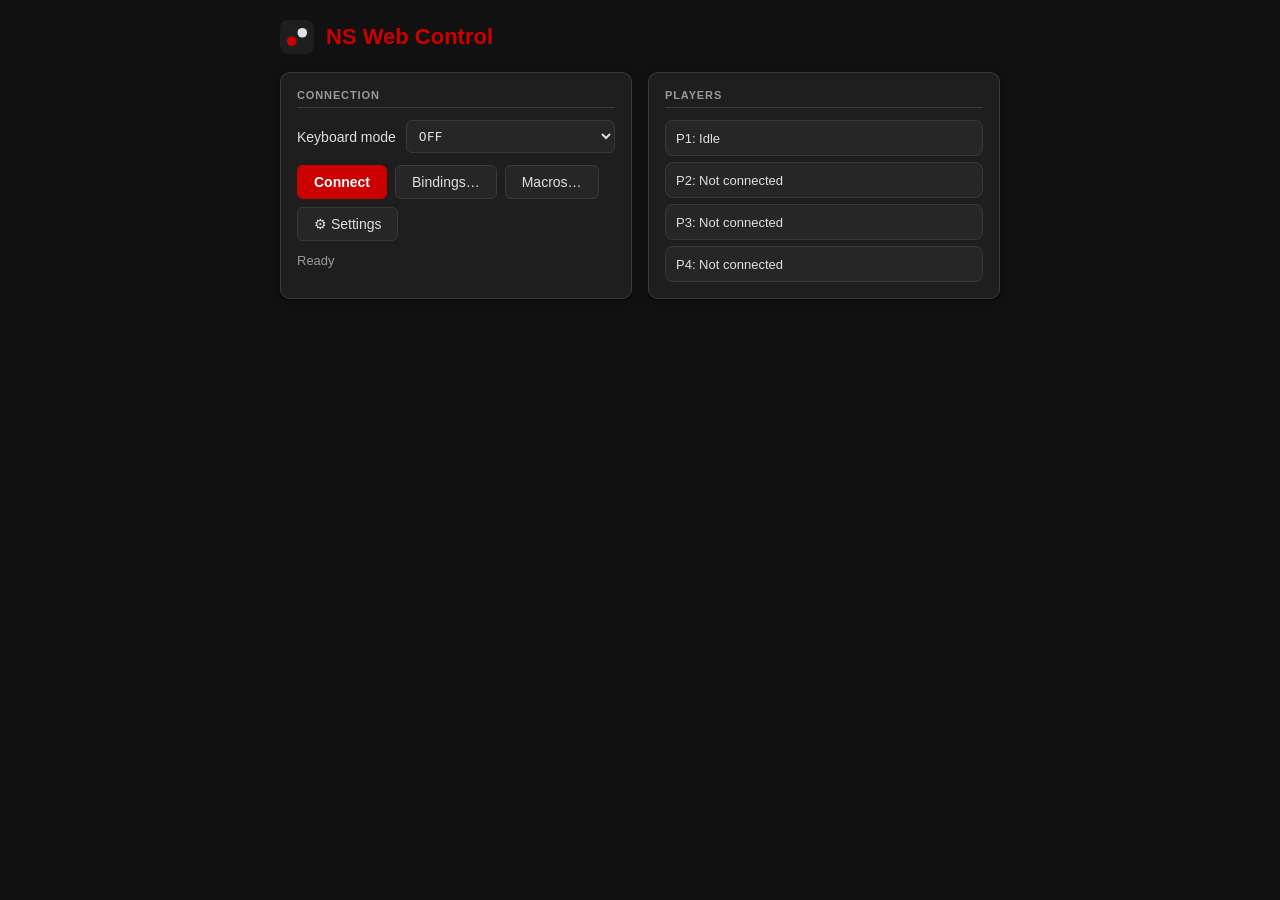
<file: webapp/index.html>
<!DOCTYPE html>
<html lang="en">
<head>
    <meta charset="UTF-8">
    <meta name="viewport" content="width=device-width, initial-scale=1.0, maximum-scale=1.0, user-scalable=no, viewport-fit=cover">
    <title>NS Web Control</title>
    <link rel="icon" href="data:image/svg+xml,%3Csvg xmlns='http://www.w3.org/2000/svg' viewBox='0 0 64 64'%3E%3Crect width='64' height='64' rx='14' fill='%231E1E1E'/%3E%3Ccircle cx='22' cy='40' r='9' fill='%23CC0000'/%3E%3Ccircle cx='42' cy='24' r='9' fill='%23E0E0E0'/%3E%3C/svg%3E">
    <link rel="stylesheet" href="css/ns_ui.css">
    <link rel="stylesheet" href="css/index.css">
    <script src="js/bridge.js"></script>
    <script src="data/amiibo_catalog.js"></script>
    <script src="js/ns_core.js"></script>
</head>
<body>
    <header class="app-header">
        <svg class="app-logo" viewBox="0 0 64 64" aria-hidden="true"><rect width="64" height="64" rx="14" fill="#1E1E1E"/><circle cx="22" cy="40" r="9" fill="#CC0000"/><circle cx="42" cy="24" r="9" fill="#E0E0E0"/></svg>
        <h1 id="appTitle">NS Web Control</h1>
    </header>
    <script>if (location.protocol === 'file:') { document.getElementById('appTitle').textContent = 'NS Mobile'; document.title = 'NS Mobile'; }</script>

    <main class="shell">
        <section class="card">
            <div class="card-title">Connection</div>
            <div class="row" id="kbModeContainer">
                <label for="kbMode">Keyboard mode</label>
                <select id="kbMode">
                    <option value="0">OFF</option>
                    <option value="1">ON (single)</option>
                    <option value="2">ON (override)</option>
                </select>
            </div>
            <div class="btn-group">
                <button id="btnConnect" class="btn-primary">Connect</button>
                <button id="btnBindings">Bindings…</button>
                <button id="btnMacros">Macros…</button>
                <button id="btnSettings" title="Settings">&#9881;&#xFE0E; Settings</button>
                <button id="btnTouchControls" style="display: none;" onclick="window.location.href='mobile.html'">Touch Controls</button>
                <button id="btnEditor" style="display: none;" onclick="window.location.href='editor.html'">Layout Editor</button>
            </div>
            <div class="status" id="statusText">Ready</div>
        </section>

        <section class="card">
            <div class="card-title">Players</div>
            <div class="player-row"><span class="player-text" id="p1Text">P1: Idle</span><span class="player-badges ns-badges" id="p1Badges"></span></div>
            <div class="player-row"><span class="player-text" id="p2Text">P2: Not connected</span><span class="player-badges ns-badges" id="p2Badges"></span></div>
            <div class="player-row"><span class="player-text" id="p3Text">P3: Not connected</span><span class="player-badges ns-badges" id="p3Badges"></span></div>
            <div class="player-row"><span class="player-text" id="p4Text">P4: Not connected</span><span class="player-badges ns-badges" id="p4Badges"></span></div>
        </section>
    </main>

    <div id="modalOverlay">
        <div id="modalContent">
            <h3>Bindings</h3>
            <div class="binding-tabs" role="tablist" aria-label="Binding type">
                <button id="tabKeyboardBindings" class="binding-tab active"
                        role="tab" aria-selected="true">Keyboard</button>
                <button id="tabControllerBindings" class="binding-tab"
                        role="tab" aria-selected="false">Controllers</button>
            </div>
            <div id="keyboardBindingsPane" class="binding-pane active" role="tabpanel">
                <div class="bindings-scroll-area">
                    <div id="bindingsList"></div>
                </div>
                <div class="binding-actions">
                    <button id="btnSetupBindings">Setup Wizard</button>
                    <button id="btnClearBindings">Clear</button>
                    <button id="btnResetBindings">Reset</button>
                </div>
            </div>
            <div id="controllerBindingsPane" class="binding-pane" role="tabpanel">
                <div id="controllerBindingsNote" class="binding-note"></div>
                <div id="controllerBindingsPanel">
                    <div class="bindings-scroll-area">
                        <div id="controllerBindingsList"></div>
                    </div>
                    <div class="binding-actions">
                        <button id="btnClearControllerBindings">Clear</button>
                        <button id="btnResetControllerBindings">Reset</button>
                    </div>
                </div>
            </div>
            <div class="modal-footer">
                <div class="footer-group">
                    <button id="btnSaveBindings" class="btn-primary">Save</button>
                    <button id="btnCancelBindings">Cancel</button>
                </div>
            </div>
        </div>
    </div>

    <div id="macroOverlay" style="display:none; position:fixed; inset:0; background:rgba(0,0,0,0.5); justify-content:center; align-items:center; z-index:10001;">
        <div style="background:#1E1E1E; color:#E0E0E0; padding:18px; border-radius:10px; width:90%; max-width:520px; box-shadow:0 4px 12px rgba(0,0,0,0.5);">
            <h3 style="margin-top:0; color:#CC0000;">Macros</h3>
            <div id="macroRows" style="min-height:28px; max-height:45vh; overflow-y:auto; margin-bottom:12px;"></div>
            <input id="macroImportFile" type="file" accept="application/json,.json" style="display:none">
            <div style="display:grid; grid-template-columns:88px 1fr 88px; gap:8px; margin-top:10px;">
                <button id="btnMacroImport">Import</button><button id="btnMacroRecord" style="grid-column:3;">Record P1</button>
                <button id="btnMacroExport">Export</button><button id="btnMacroClose" style="grid-column:3;">Close</button>
            </div>
        </div>
    </div>

    <script src="js/feat_settings.js"></script>
    <script src="js/feat_rumble.js"></script>
    <script src="js/feat_motion.js"></script>
    <script src="js/feat_mouse.js"></script>
    <script src="js/feat_amiibo.js"></script>
    <script src="js/feat_audio.js"></script>
    <script src="js/index.js"></script>
</body>
</html>
</file>
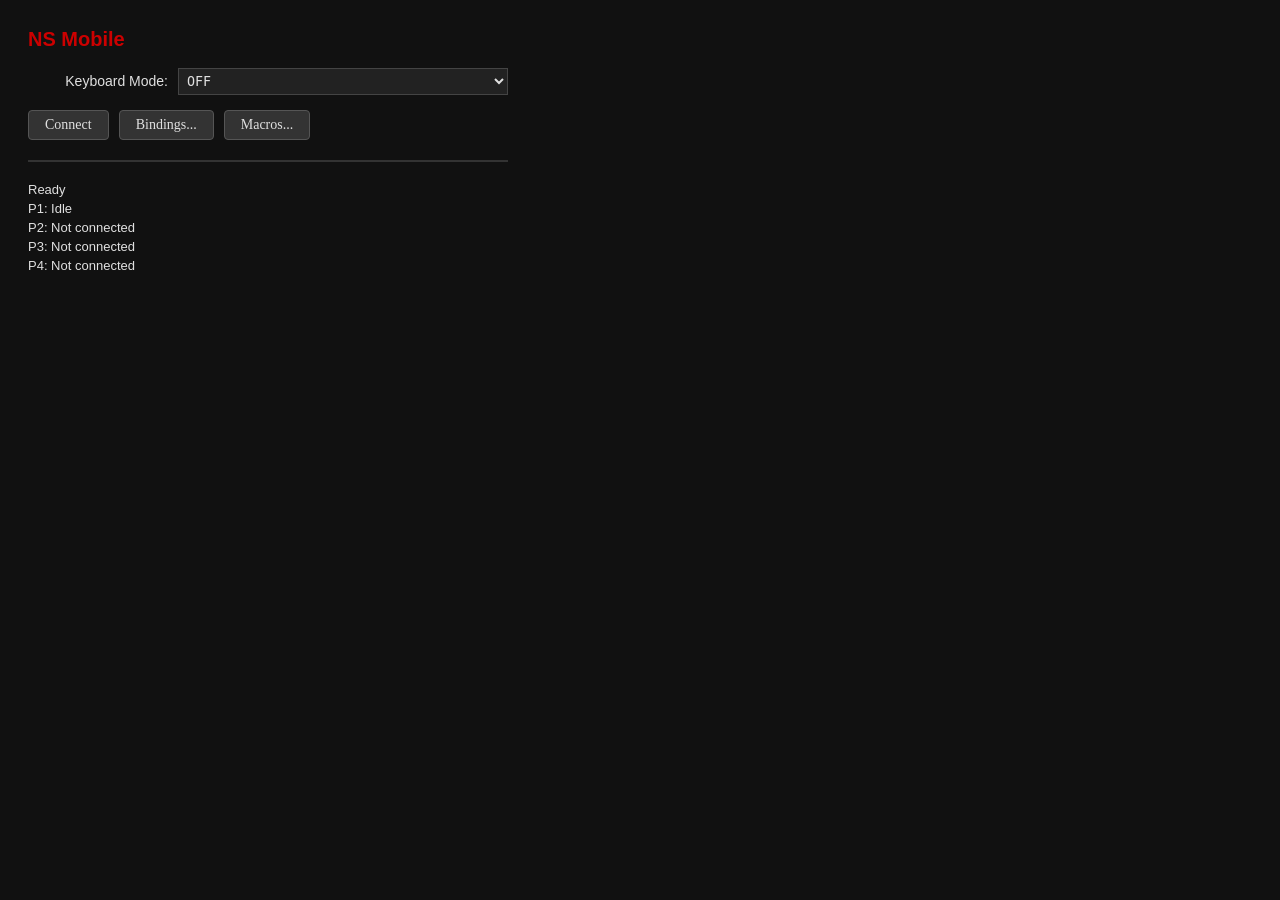
<file: mobile/shared/webapp/index.html>
<!DOCTYPE html>
<html lang="en">
<head>
    <meta charset="UTF-8">
    <meta name="viewport" content="width=device-width, initial-scale=1.0, maximum-scale=1.0, user-scalable=no, viewport-fit=cover">
    <title>NS Mobile</title>
    <style>
        body {
            font-family: 'Segoe UI', Tahoma, Geneva, Verdana, sans-serif;
            background-color: #111111;
            color: #E0E0E0;
            padding: 20px;
            max-width: 480px;
        }
        h2 { color: #CC0000; margin-top: 0; font-size: 20px; }
        .row { display: flex; align-items: center; margin-bottom: 12px; }
        .row label { width: 140px; text-align: right; margin-right: 10px; font-size: 14px; }
        input[type="text"], select {
            flex: 1; padding: 4px; font-family: 'Consolas', monospace; border: 1px solid #444; background: #222; color: #E0E0E0;
        }
        button {
            padding: 6px 16px; font-family: 'Segoe UI'; font-size: 14px;
            background: #333; border: 1px solid #555; cursor: pointer;
            border-radius: 4px;
            min-height: 30px;
            color: #E0E0E0;
        }
        button:hover { background: #444; }
        .btn-group { display: flex; flex-wrap: wrap; gap: 10px; margin-top: 15px; }
        hr { border: none; border-top: 2px solid #333; margin: 20px 0; }
        .status { font-size: 13px; margin-bottom: 4px; }
        
        #modalOverlay {
            display: none; position: fixed; top: 0; left: 0; width: 100%; height: 100%;
            background: rgba(0,0,0,0.5); justify-content: center; align-items: center;
            z-index: 10000;
        }
        #modalContent {
            background: #1E1E1E; padding: 20px; border-radius: 8px; width: 90%; max-width: 440px;
            max-height: 80vh; display: flex; flex-direction: column; box-shadow: 0 4px 12px rgba(0,0,0,0.5);
        }
        #modalContent h3 { margin-top: 0; margin-bottom: 15px; color: #CC0000; flex-shrink: 0; }
        
        #bindingsScrollArea {
            overflow-y: auto; flex-grow: 1; padding-right: 10px;
        }
        
        .bind-row { display: flex; justify-content: space-between; align-items: center; margin-bottom: 8px; font-size: 13px; }
        .bind-btn { width: 120px; font-family: 'Consolas'; font-size: 12px; transition: background 0.2s; }
        .listening { background: #ffeb3b !important; border-color: #fbc02d !important; color: #000; transform: scale(1.02); }
        
        .modal-footer {
            display: flex; justify-content: space-between; margin-top: 15px; padding-top: 15px; border-top: 1px solid #333; flex-shrink: 0;
        }
        .footer-group { display: flex; gap: 8px; }
        
        @media (max-width: 480px) {
            .row { flex-direction: column; align-items: flex-start; }
            .row label { width: auto; text-align: left; margin-bottom: 5px; }
            select, button { padding: 10px; min-height: 44px; }
        }
    </style>
<script>
(function(){
if (window.__androidBridgeLoaded) return;
window.__androidBridgeLoaded = true;
if (!window.NSBridge) return;
window.__bridge = window.__bridge || {};
if (typeof NSBridge.onBinary === 'function') {
    window.__bridge.send = function(data) {
        if (data instanceof ArrayBuffer) {
            var u8 = new Uint8Array(data);
            var arr = [];
            for (var i = 0; i < u8.length; i++) arr.push(u8[i]);
            NSBridge.onBinary(JSON.stringify(arr));
        }
    };
}
window.WebSocket = function(url, protocols) {
    this.readyState = 0;
    this.binaryType = 'arraybuffer';
    this.onopen = null; this.onclose = null; this.onerror = null; this.onmessage = null;
    this.send = function(data) { window.__bridge.send(data); };
    this.close = function() { if (NSBridge.onClose) NSBridge.onClose(); else if (window.__bridge && window.__bridge.close) window.__bridge.close(); };
    if (window.__bridge.connect) window.__bridge.connect(url);
    setTimeout(function() {
        this.readyState = 1;
        if (NSBridge.onOpen) NSBridge.onOpen();
        if (this.onopen) this.onopen();
    }.bind(this), 0);
};
window.WebSocket.CONNECTING = 0;
window.WebSocket.OPEN = 1;
window.WebSocket.CLOSING = 2;
window.WebSocket.CLOSED = 3;
})();
</script>
</head>
<body>
    <h2>NS Mobile</h2>
    <div class="row" id="kbModeContainer">
        <label>Keyboard Mode:</label>
        <select id="kbMode">
            <option value="0">OFF</option>
            <option value="1">ON (single)</option>
            <option value="2">ON (override)</option>
        </select>
    </div>
    <div class="btn-group">
        <button id="btnConnect">Connect</button>
        <button id="btnBindings">Bindings...</button>
        <button id="btnMacros">Macros...</button>
        <button id="btnTouchControls" style="display: none; background: #1a4a7a; border-color: #2a6a9a;" onclick="window.location.href='mobile.html'">Touch Controls</button>
        <button id="btnEditor" style="display: none; background: #5a4a0a; border-color: #7a6a1a;" onclick="window.location.href='editor.html'">Editor</button>
    </div>
    <hr>
    <div class="status" id="statusText">Ready</div>
    <div class="status" id="p1Text">P1: Idle</div>
    <div class="status" id="p2Text">P2: Not connected</div>
    <div class="status" id="p3Text">P3: Not connected</div>
    <div class="status" id="p4Text">P4: Not connected</div>
    <div id="modalOverlay">
        <div id="modalContent">
            <h3>Keyboard Bindings</h3>
            <div id="bindingsScrollArea">
                <div id="bindingsList"></div>
            </div>
            <div class="modal-footer">
                <div class="footer-group">
                    <button id="btnSaveBindings" style="background: #1a4a7a; border-color: #2a6a9a;">Save</button>
                    <button id="btnCancelBindings">Cancel</button>
                </div>
                <div class="footer-group">
                    <button id="btnSetupBindings">Setup Wizard</button>
                    <button id="btnResetBindings">Reset</button>
                </div>
            </div>
        </div>
    </div>
    <div id="macroOverlay" style="display:none; position:fixed; inset:0; background:rgba(0,0,0,0.5); justify-content:center; align-items:center; z-index:10001;">
        <div style="background:#1E1E1E; color:#E0E0E0; padding:18px; border-radius:8px; width:90%; max-width:520px; box-shadow:0 4px 12px rgba(0,0,0,0.5);">
            <h3 style="margin-top:0; color:#CC0000;">Macros</h3>
            <div id="macroRows" style="min-height:28px; margin-bottom:12px;"></div>
            <input id="macroImportFile" type="file" accept="application/json,.json" style="display:none">
            <div style="display:grid; grid-template-columns:88px 1fr 88px; gap:8px; margin-top:10px;">
                <button id="btnMacroImport">Import</button><button id="btnMacroRecord" style="grid-column:3;">Record P1</button>
                <button id="btnMacroExport">Export</button><button id="btnMacroClose" style="grid-column:3;">Close</button>
            </div>
        </div>
    </div>
<script>
const PROTO_MAGIC = 0x4E535743;
const PROTO_VERSION = 5;
const PAD_PRESENT = 1;
const SECRET = "nsc-R2xvCy7Eyw2nfbZIOGyKZPnostpaRY";
const EXT_REPORT_SIZE = 24;
const PACKET_SIZE = 116;
const PACKET_AUTH_SIZE = 52;
const BTN_Y = 1<<0, BTN_B = 1<<1, BTN_A = 1<<2, BTN_X = 1<<3;
const BTN_L = 1<<4, BTN_R = 1<<5, BTN_ZL = 1<<6, BTN_ZR = 1<<7;
const BTN_MINUS = 1<<8, BTN_PLUS = 1<<9, BTN_LSTICK = 1<<10, BTN_RSTICK = 1<<11;
const BTN_HOME = 1<<12, BTN_CAPTURE = 1<<13;
const HAT_N=0, HAT_NE=1, HAT_E=2, HAT_SE=3, HAT_S=4, HAT_SW=5, HAT_W=6, HAT_NW=7, HAT_NEUTRAL=8;
let ws = null;
let isConnected = false;
let loopId = null;
let seqCounter = 0;
let lastActivePads = [];
const keysDown = new Set();
const defaultBindings = {
    'BTN_Y': 'KeyZ', 'BTN_B': 'KeyX', 'BTN_A': 'KeyV', 'BTN_X': 'KeyC',
    'BTN_L': 'KeyQ', 'BTN_R': 'KeyE', 'BTN_ZL': 'Digit1', 'BTN_ZR': 'Digit2',
    'BTN_MINUS': 'Digit3', 'BTN_PLUS': 'Digit4',
    'BTN_LSTICK': 'ShiftLeft', 'BTN_RSTICK': 'ShiftRight',
    'BTN_HOME': 'Home', 'BTN_CAPTURE': 'PrintScreen',
    'DPAD_UP': 'ArrowUp', 'DPAD_DOWN': 'ArrowDown', 'DPAD_LEFT': 'ArrowLeft', 'DPAD_RIGHT': 'ArrowRight',
    'LSTICK_UP': 'KeyW', 'LSTICK_DOWN': 'KeyS', 'LSTICK_LEFT': 'KeyA', 'LSTICK_RIGHT': 'KeyD',
    'RSTICK_UP': 'KeyI', 'RSTICK_DOWN': 'KeyK', 'RSTICK_LEFT': 'KeyJ', 'RSTICK_RIGHT': 'KeyL'
};
let currentBindings = { ...defaultBindings };
let preEditBindings = {};
window.onload = () => {
    const isMobile = /Android|webOS|iPhone|iPad|iPod|BlackBerry|IEMobile|Opera Mini/i.test(navigator.userAgent);
    if (isMobile) {
        document.getElementById('kbModeContainer').style.display = 'none';
        document.getElementById('btnBindings').style.display = 'none';
        document.getElementById('btnMacros').style.display = 'none';
        document.getElementById('btnTouchControls').style.display = 'inline-block';
        document.getElementById('btnEditor').style.display = 'inline-block';
        document.getElementById('btnConnect').style.display = 'none';
    }
    const savedMode = localStorage.getItem('nswc_mode');
    if (savedMode) document.getElementById('kbMode').value = savedMode;
    const savedBindings = localStorage.getItem('nswc_bindings');
    if (savedBindings) currentBindings = JSON.parse(savedBindings);
    wireMacroMenu();
};
document.getElementById('kbMode').onchange = (e) => localStorage.setItem('nswc_mode', e.target.value);
window.addEventListener('keydown', (e) => {
    if (activeBindKey) { e.preventDefault(); remapKey(e.code); return; }
    const m = savedMacros.find(x => normalizeMacroKey(x.hotkey) && normalizeMacroKey(x.hotkey) === normalizeMacroKey(e.code));
    if (m && !macroHotkeyConflicts(e.code, savedMacros.indexOf(m))) { e.preventDefault(); runMacroServerSide(m); return; }
    if (!['INPUT','TEXTAREA','SELECT','BUTTON'].includes((e.target && e.target.tagName) || '')) e.preventDefault();
    keysDown.add(e.code);
});
window.addEventListener('keyup', (e) => { e.preventDefault(); keysDown.delete(e.code); });
function getNeutralState() { return { buttons: 0, hat: HAT_NEUTRAL, lx: 128, ly: 128, rx: 128, ry: 128 }; }
function getKeyboardState() {
    let buttons = 0, hat = HAT_NEUTRAL, lx = 128, ly = 128, rx = 128, ry = 128;
    if (keysDown.has(currentBindings['BTN_Y'])) buttons |= BTN_Y;
    if (keysDown.has(currentBindings['BTN_B'])) buttons |= BTN_B;
    if (keysDown.has(currentBindings['BTN_A'])) buttons |= BTN_A;
    if (keysDown.has(currentBindings['BTN_X'])) buttons |= BTN_X;
    if (keysDown.has(currentBindings['BTN_L'])) buttons |= BTN_L;
    if (keysDown.has(currentBindings['BTN_R'])) buttons |= BTN_R;
    if (keysDown.has(currentBindings['BTN_ZL'])) buttons |= BTN_ZL;
    if (keysDown.has(currentBindings['BTN_ZR'])) buttons |= BTN_ZR;
    if (keysDown.has(currentBindings['BTN_MINUS'])) buttons |= BTN_MINUS;
    if (keysDown.has(currentBindings['BTN_PLUS'])) buttons |= BTN_PLUS;
    if (keysDown.has(currentBindings['BTN_LSTICK'])) buttons |= BTN_LSTICK;
    if (keysDown.has(currentBindings['BTN_RSTICK'])) buttons |= BTN_RSTICK;
    if (keysDown.has(currentBindings['BTN_HOME'])) buttons |= BTN_HOME;
    if (keysDown.has(currentBindings['BTN_CAPTURE'])) buttons |= BTN_CAPTURE;
    const up = keysDown.has(currentBindings['DPAD_UP']), down = keysDown.has(currentBindings['DPAD_DOWN']);
    const left = keysDown.has(currentBindings['DPAD_LEFT']), right = keysDown.has(currentBindings['DPAD_RIGHT']);
    if (up && right) hat = HAT_NE; else if (up && left) hat = HAT_NW;
    else if (down && right) hat = HAT_SE; else if (down && left) hat = HAT_SW;
    else if (up) hat = HAT_N; else if (down) hat = HAT_S;
    else if (left) hat = HAT_W; else if (right) hat = HAT_E;
    if (keysDown.has(currentBindings['LSTICK_LEFT']) && !keysDown.has(currentBindings['LSTICK_RIGHT'])) lx = 0;
    else if (keysDown.has(currentBindings['LSTICK_RIGHT']) && !keysDown.has(currentBindings['LSTICK_LEFT'])) lx = 255;
    if (keysDown.has(currentBindings['LSTICK_UP']) && !keysDown.has(currentBindings['LSTICK_DOWN'])) ly = 0;
    else if (keysDown.has(currentBindings['LSTICK_DOWN']) && !keysDown.has(currentBindings['LSTICK_UP'])) ly = 255;
    if (keysDown.has(currentBindings['RSTICK_LEFT']) && !keysDown.has(currentBindings['RSTICK_RIGHT'])) rx = 0;
    else if (keysDown.has(currentBindings['RSTICK_RIGHT']) && !keysDown.has(currentBindings['RSTICK_LEFT'])) rx = 255;
    if (keysDown.has(currentBindings['RSTICK_UP']) && !keysDown.has(currentBindings['RSTICK_DOWN'])) ry = 0;
    else if (keysDown.has(currentBindings['RSTICK_DOWN']) && !keysDown.has(currentBindings['RSTICK_UP'])) ry = 255;
    return { buttons, hat, lx, ly, rx, ry };
}
function getGamepadState(pad) {
    if (!pad) return null;
    let buttons = 0, hat = HAT_NEUTRAL, lx = 128, ly = 128, rx = 128, ry = 128;
    if (pad.buttons[0]?.pressed) buttons |= BTN_B;
    if (pad.buttons[1]?.pressed) buttons |= BTN_A;
    if (pad.buttons[2]?.pressed) buttons |= BTN_Y;
    if (pad.buttons[3]?.pressed) buttons |= BTN_X;
    if (pad.buttons[4]?.pressed) buttons |= BTN_L;
    if (pad.buttons[5]?.pressed) buttons |= BTN_R;
    if (pad.buttons[6]?.pressed) buttons |= BTN_ZL;
    if (pad.buttons[7]?.pressed) buttons |= BTN_ZR;
    if (pad.buttons[8]?.pressed) buttons |= BTN_MINUS;
    if (pad.buttons[9]?.pressed) buttons |= BTN_PLUS;
    if (pad.buttons[10]?.pressed) buttons |= BTN_LSTICK;
    if (pad.buttons[11]?.pressed) buttons |= BTN_RSTICK;
    if (pad.buttons[16]?.pressed) buttons |= BTN_HOME;
    if (pad.buttons[17]?.pressed) buttons |= BTN_CAPTURE;
    if ((buttons & BTN_LSTICK) && (buttons & BTN_RSTICK)) buttons |= BTN_HOME;
    if ((buttons & BTN_MINUS) && (buttons & BTN_PLUS)) buttons |= BTN_CAPTURE;
    const pup = pad.buttons[12]?.pressed, pdown = pad.buttons[13]?.pressed;
    const pleft = pad.buttons[14]?.pressed, pright = pad.buttons[15]?.pressed;
    if (pup && pright) hat = HAT_NE; else if (pup && pleft) hat = HAT_NW;
    else if (pdown && pright) hat = HAT_SE; else if (pdown && pleft) hat = HAT_SW;
    else if (pup) hat = HAT_N; else if (pdown) hat = HAT_S;
    else if (pleft) hat = HAT_W; else if (pright) hat = HAT_E;
    const applyDeadzone = (val) => { val = Number(val || 0); if (Math.abs(val) < 0.15) return 128; return Math.max(0, Math.min(255, Math.round(((val + 1) / 2) * 255))); };
    if (pad.axes.length >= 2) {
        lx = applyDeadzone(pad.axes[0]); ly = applyDeadzone(pad.axes[1]);
    }
    if (pad.axes.length >= 4) {
        rx = applyDeadzone(pad.axes[2]); ry = applyDeadzone(pad.axes[3]);
    }
    return { buttons, hat, lx, ly, rx, ry };
}
function mergeStates(s1, s2) {
    if (!s1) return s2; if (!s2) return s1;
    return { buttons: s1.buttons | s2.buttons, hat: s1.hat !== HAT_NEUTRAL ? s1.hat : s2.hat,
        lx: s1.lx !== 128 ? s1.lx : s2.lx, ly: s1.ly !== 128 ? s1.ly : s2.ly,
        rx: s1.rx !== 128 ? s1.rx : s2.rx, ry: s1.ry !== 128 ? s1.ry : s2.ry };
}
function normalizeSystemShortcuts(buttons) {
    const captureCombo = (buttons & BTN_MINUS) && (buttons & BTN_PLUS);
    const homeCombo = (buttons & BTN_LSTICK) && (buttons & BTN_RSTICK);
    // Capture (- +) and Home (LS RS) must be exclusive. Some browsers/controllers
    // also expose vendor HOME/CAPTURE buttons while these combos are held, so
    // resolve the combo once, right before packing the packet. Capture wins if
    // both shortcut combos are held accidentally.
    if (captureCombo) {
        buttons |= BTN_CAPTURE;
        buttons &= ~(BTN_MINUS | BTN_PLUS | BTN_HOME);
        if (homeCombo) buttons &= ~(BTN_LSTICK | BTN_RSTICK);
    } else if (homeCombo) {
        buttons |= BTN_HOME;
        buttons &= ~(BTN_LSTICK | BTN_RSTICK | BTN_CAPTURE);
    }
    return buttons;
}
function clamp16(v) { v = Math.round(v || 0); return Math.max(-32768, Math.min(32767, v)); }
function makeWsUrl() {
    const proto = window.location.protocol === 'https:' ? 'wss:' : 'ws:';
    return `${proto}//${window.location.host}/`;
}
let savedMacros = JSON.parse(localStorage.getItem('nswc_macros') || '[]');
if (savedMacros && Array.isArray(savedMacros.macros)) savedMacros = savedMacros.macros; if (!Array.isArray(savedMacros)) savedMacros = [];
let macroRunning = false, macroSteps = [], macroStepIndex = 0, macroStepUntil = 0, macroState = null;
let macroRecording = false, macroRecordLast = null, macroRecordSince = 0, macroRecorded = [];
function macroBtnBit(name) {
    name = String(name || '').trim().toUpperCase();
    const map = {Y:BTN_Y,B:BTN_B,A:BTN_A,X:BTN_X,L:BTN_L,R:BTN_R,ZL:BTN_ZL,ZR:BTN_ZR,MINUS:BTN_MINUS,'-':BTN_MINUS,PLUS:BTN_PLUS,'+':BTN_PLUS,LSTICK:BTN_LSTICK,LS:BTN_LSTICK,RSTICK:BTN_RSTICK,RS:BTN_RSTICK,HOME:BTN_HOME,CAPTURE:BTN_CAPTURE};
    return map[name] || 0;
}
function macroButtonsFromText(txt) { return String(txt || '').split(/[+|, ]+/).reduce((b, x) => b | macroBtnBit(x), 0); }
function macroButtonsToText(buttons) {
    const names = [['Y',BTN_Y],['B',BTN_B],['A',BTN_A],['X',BTN_X],['L',BTN_L],['R',BTN_R],['ZL',BTN_ZL],['ZR',BTN_ZR],['MINUS',BTN_MINUS],['PLUS',BTN_PLUS],['LSTICK',BTN_LSTICK],['RSTICK',BTN_RSTICK],['HOME',BTN_HOME],['CAPTURE',BTN_CAPTURE]];
    return names.filter(x => buttons & x[1]).map(x => x[0]).join('+') || 'WAIT';
}
function macroFrameFromState(s) { const axis=v=>v<80?-1:(v>176?1:0); s=s||getNeutralState(); return {buttons:s.buttons||0, hat:s.hat, lx:axis(s.lx), ly:axis(s.ly), rx:axis(s.rx), ry:axis(s.ry)}; }
function macroFrameEqual(a,b) { return !!a && !!b && a.buttons===b.buttons && a.hat===b.hat && a.lx===b.lx && a.ly===b.ly && a.rx===b.rx && a.ry===b.ry; }
function macroFrameToText(f) { const parts=[]; const btn=macroButtonsToText(f.buttons); if(btn!=='WAIT') parts.push(btn); if(f.hat===HAT_N) parts.push('DPAD_UP'); else if(f.hat===HAT_NE) parts.push('DPAD_UP','DPAD_RIGHT'); else if(f.hat===HAT_E) parts.push('DPAD_RIGHT'); else if(f.hat===HAT_SE) parts.push('DPAD_DOWN','DPAD_RIGHT'); else if(f.hat===HAT_S) parts.push('DPAD_DOWN'); else if(f.hat===HAT_SW) parts.push('DPAD_DOWN','DPAD_LEFT'); else if(f.hat===HAT_W) parts.push('DPAD_LEFT'); else if(f.hat===HAT_NW) parts.push('DPAD_UP','DPAD_LEFT'); if(f.lx<0) parts.push('LSTICK_LEFT'); else if(f.lx>0) parts.push('LSTICK_RIGHT'); if(f.ly<0) parts.push('LSTICK_UP'); else if(f.ly>0) parts.push('LSTICK_DOWN'); if(f.rx<0) parts.push('RSTICK_LEFT'); else if(f.rx>0) parts.push('RSTICK_RIGHT'); if(f.ry<0) parts.push('RSTICK_UP'); else if(f.ry>0) parts.push('RSTICK_DOWN'); return parts.join('+') || 'WAIT'; }
function macroCommandString(objOrText) {
    if (!objOrText) return '';
    if (typeof objOrText === 'string') { try { return macroCommandString(JSON.parse(objOrText)); } catch(e) { return objOrText; } }
    if (Array.isArray(objOrText)) return objOrText.map(s => `${s.buttons || s.button || s.cmd || 'WAIT'} ${s.ms || s.duration || 100}`).join('; ');
    return objOrText.commands || objOrText.macro || '';
}
const MACRO_JSON_MAX_BYTES = 50 * 1024 * 1024;
const MACRO_VALID_INPUTS = new Set(['A','B','X','Y','L','R','ZL','ZR','MINUS','-','PLUS','+','LSTICK','LS','RSTICK','RS','HOME','CAPTURE','DPAD_UP','DPAD_DOWN','DPAD_LEFT','DPAD_RIGHT','UP','DOWN','LEFT','RIGHT','LSTICK_UP','LSTICK_DOWN','LSTICK_LEFT','LSTICK_RIGHT','LS_UP','LS_DOWN','LS_LEFT','LS_RIGHT','RSTICK_UP','RSTICK_DOWN','RSTICK_LEFT','RSTICK_RIGHT','RS_UP','RS_DOWN','RS_LEFT','RS_RIGHT']);
function macroCommandsArray(objOrText) { const obj = (typeof objOrText === 'string') ? (()=>{ try { return JSON.parse(objOrText); } catch(_) { return {commands:objOrText}; } })() : objOrText; const c = obj && obj.commands !== undefined ? obj.commands : objOrText; if (Array.isArray(c)) return c.map(String); if (typeof c === 'string') return c.split(/[;\n\r]+/).map(x=>x.trim()).filter(Boolean); throw new Error('commands must be a string or array of strings'); }
function validateMacro(objOrText) { const lines = macroCommandsArray(objOrText); if (!lines.length) throw new Error('no macro commands found'); for (const line of lines) { const m = line.trim().match(/^(.*?)\s+(\d+)$/); if (!m) throw new Error('missing duration: '+line); const cmd=m[1].trim(), ms=Number(m[2]); if (!Number.isSafeInteger(ms) || ms <= 0 || ms > 4294967295) throw new Error('invalid duration: '+line); if (cmd.toUpperCase()==='WAIT' || cmd.toUpperCase()==='LOOP') continue; const toks=cmd.split(/[+,|\s]+/).filter(Boolean); if (!toks.length) throw new Error('missing input: '+line); const seen=new Set(); for (const t0 of toks) { const t=t0.toUpperCase(); if (!MACRO_VALID_INPUTS.has(t)) throw new Error('unknown input '+t0+' in '+line); seen.add(t); } const has=(...xs)=>xs.some(x=>seen.has(x)); if (has('DPAD_UP','UP')&&has('DPAD_DOWN','DOWN')) throw new Error('DPAD up/down conflict: '+line); if (has('DPAD_LEFT','LEFT')&&has('DPAD_RIGHT','RIGHT')) throw new Error('DPAD left/right conflict: '+line); if (has('LSTICK_UP','LS_UP')&&has('LSTICK_DOWN','LS_DOWN')) throw new Error('left stick up/down conflict: '+line); if (has('LSTICK_LEFT','LS_LEFT')&&has('LSTICK_RIGHT','LS_RIGHT')) throw new Error('left stick left/right conflict: '+line); if (has('RSTICK_UP','RS_UP')&&has('RSTICK_DOWN','RS_DOWN')) throw new Error('right stick up/down conflict: '+line); if (has('RSTICK_LEFT','RS_LEFT')&&has('RSTICK_RIGHT','RS_RIGHT')) throw new Error('right stick left/right conflict: '+line); } return lines; }
function macroPrettyObject(objOrText) { const lines=validateMacro(objOrText); const obj=(typeof objOrText==='string')?(()=>{try{return JSON.parse(objOrText);}catch(_){return {commands:objOrText};}})():objOrText; return {name:(obj&&obj.name)||'Macro', commands:lines}; }
function parseMacro(objOrText) {
    const text = macroCommandString(objOrText).replace(/[\r\n]+/g, ';');
    const steps = [];
    let segmentStart = 0; const addStep = p => { const m = p.match(/^(.*?)\s+(\d+)$/); if (!m) return; const cmd = m[1].trim().toUpperCase(), ms = Math.max(1, parseInt(m[2], 10)); if (cmd === 'LOOP') { const block = steps.slice(segmentStart); for (let i=1; i<ms && steps.length<1000000; ++i) steps.push(...block.map(x=>({...x}))); segmentStart = steps.length; return; } const st = {...getNeutralState(), ms}; if (cmd !== 'WAIT') for (const t0 of cmd.split(/[+,|\s]+/).filter(Boolean)) { const t=t0.toUpperCase(); st.buttons |= macroBtnBit(t); if (t==='DPAD_UP'||t==='UP') st.hat=HAT_N; else if (t==='DPAD_DOWN'||t==='DOWN') st.hat=HAT_S; else if (t==='DPAD_LEFT'||t==='LEFT') st.hat=HAT_W; else if (t==='DPAD_RIGHT'||t==='RIGHT') st.hat=HAT_E; else if (t==='LSTICK_UP'||t==='LS_UP') st.ly=0; else if (t==='LSTICK_DOWN'||t==='LS_DOWN') st.ly=255; else if (t==='LSTICK_LEFT'||t==='LS_LEFT') st.lx=0; else if (t==='LSTICK_RIGHT'||t==='LS_RIGHT') st.lx=255; else if (t==='RSTICK_UP'||t==='RS_UP') st.ry=0; else if (t==='RSTICK_DOWN'||t==='RS_DOWN') st.ry=255; else if (t==='RSTICK_LEFT'||t==='RS_LEFT') st.rx=0; else if (t==='RSTICK_RIGHT'||t==='RS_RIGHT') st.rx=255; } steps.push(st); };
    for (const raw of text.split(';')) { const p = raw.trim(); if (p) addStep(p); }
    return steps;
}
function normalizeMacroKey(k) { return String(k || '').trim().toUpperCase(); }
function macroEntryName(m,i) { return (m && m.name) || `Macro ${i+1}`; }
function uniqueMacroName(base) { base=String(base||'Recorded Macro').trim()||'Recorded Macro'; let n=base, s=2; while(savedMacros.some(m=>String(m.name||'').toUpperCase()===n.toUpperCase())) n=`${base} ${s++}`; return n; }
function macroPrettyEntry(obj) { const m=macroPrettyObject(obj); if (!m.name) m.name='Macro'; m.hotkey=normalizeMacroKey(obj && obj.hotkey); return m; }
function persistMacros() { savedMacros = savedMacros.map(macroPrettyEntry); localStorage.setItem('nswc_macros', JSON.stringify(savedMacros)); }
function macroEntriesExport(entries=savedMacros) { return JSON.stringify({macros:entries.map(macroPrettyEntry)}, null, 2); }
function macroHotkeyConflicts(code, skip=-1) { code=normalizeMacroKey(code); if (!code) return false; if (Object.values(currentBindings).includes(code)) return 'keyboard binding'; const dup=savedMacros.find((m,i)=>i!==skip && normalizeMacroKey(m.hotkey)===code); return dup ? (dup.name || 'another macro') : false; }
function refreshMacroList() { const rows=document.getElementById('macroRows'); if(!rows) return; rows.innerHTML=''; if(!savedMacros.length){ const e=document.createElement('div'); e.textContent='No macros'; e.style.cssText='text-align:center; width:250px; padding:4px;'; rows.appendChild(e); } savedMacros.forEach((m,i)=>{ const r=document.createElement('div'); r.style.cssText='display:grid; grid-template-columns:minmax(0,250px) 110px 68px 64px 64px; gap:4px; margin-bottom:4px;'; const add=(txt,fn)=>{const b=document.createElement('button'); b.textContent=txt; b.onclick=fn; r.appendChild(b);}; add(macroEntryName(m,i),()=>runMacroServerSide(m)); add(normalizeMacroKey(m.hotkey),()=>beginMacroHotkeyListen(i)); add('Rename',()=>renameMacro(i)); add('Export',()=>exportOneMacro(i)); add('Delete',()=>{savedMacros.splice(i,1); persistMacros(); refreshMacroList();}); rows.appendChild(r); }); }
function startMacro(objOrText) { macroSteps = parseMacro(objOrText); if (!macroSteps.length) { alert('No usable macro commands. Example: WAIT 200; A 100; B 100'); return; } macroRunning = true; macroStepIndex = 0; macroState = getNeutralState(); macroStepUntil = performance.now(); }
function updateMacroState() {
    if (!macroRunning) return null; const now = performance.now();
    while (macroRunning && now >= macroStepUntil) { const st = macroSteps[macroStepIndex++]; if (!st) { macroRunning = false; macroState = getNeutralState(); return null; } macroState = {...getNeutralState(), ...st}; macroStepUntil = now + st.ms; }
    return macroState;
}
function sampleMacroRecording(p1) {
    if (!macroRecording) return; const now = performance.now(); const frame = macroFrameFromState(p1);
    if (macroRecordLast === null) { macroRecordLast = frame; macroRecordSince = now; return; }
    if (!macroFrameEqual(frame, macroRecordLast)) { const dur = Math.max(1, Math.round(now - macroRecordSince)); macroRecorded.push(`${macroFrameToText(macroRecordLast)} ${dur}`); macroRecordLast = frame; macroRecordSince = now; }
}
function sendServerMacroChunks(payload, subpad=0) {
    const enc = new TextEncoder(); const bytes = enc.encode(payload);
    if (bytes.length > MACRO_JSON_MAX_BYTES) throw new Error('macro JSON exceeds 50MB limit');
    const chunkSize = 32000, count = Math.ceil(bytes.length / chunkSize), uploadId = (Date.now() ^ Math.floor(Math.random()*0xFFFFFFFF)) >>> 0;
    for (let i=0; i<count; i++) {
        const start=i*chunkSize, chunk=bytes.slice(start, Math.min(bytes.length, start+chunkSize));
        const buf = new ArrayBuffer(30 + chunk.length), v = new DataView(buf);
        v.setUint32(0, 0x4E534D4B, true); v.setUint8(4, PROTO_VERSION); v.setUint8(5, subpad & 3); v.setUint8(6, i+1===count ? 1 : 0); v.setUint8(7, 0);
        v.setUint32(8, uploadId, true); v.setUint32(12, i, true); v.setUint32(16, count, true); v.setUint32(20, bytes.length, true); v.setUint16(24, chunk.length, true); v.setUint32(26, seqCounter++, true);
        new Uint8Array(buf, 30).set(chunk); ws.send(buf);
    }
}
function runMacroServerSide(objOrText) {
    const obj = (typeof objOrText === 'string') ? {name:'Macro', commands:objOrText} : objOrText;
    try { validateMacro(obj); } catch(err) { alert('Invalid macro: '+err.message); return; }
    if (ws && ws.readyState === WebSocket.OPEN) { try { sendServerMacroChunks(JSON.stringify(macroPrettyObject(obj))); return; } catch(err) { alert('Macro upload failed: '+err.message); return; } }
    startMacro(obj); // fallback for old/offline servers
}
function exportMacrosJson() {
    const blob = new Blob([macroEntriesExport()], {type:'application/json'});
    const a = document.createElement('a'); a.href = URL.createObjectURL(blob); a.download = 'ns-macros.json'; a.click(); setTimeout(()=>URL.revokeObjectURL(a.href), 1000);
}
function exportOneMacro(i) { const blob=new Blob([macroEntriesExport([savedMacros[i]])],{type:'application/json'}); const a=document.createElement('a'); a.href=URL.createObjectURL(blob); a.download=`${macroEntryName(savedMacros[i],i).replace(/[\\/:*?"<>|]/g,'_')}.json`; a.click(); setTimeout(()=>URL.revokeObjectURL(a.href),1000); }
function importMacrosJsonText(txt) {
    let data = JSON.parse(txt); let replace=false; if (data && Array.isArray(data.macros)) { data=data.macros; replace=true; } else if (!Array.isArray(data)) data=[data];
    const imported=[]; for (const m of data) if (m && (m.commands || typeof m === 'string')) { const obj=macroPrettyEntry(typeof m === 'string' ? {name:`Macro ${savedMacros.length+1}`, commands:m} : m); validateMacro(obj); imported.push(obj); }
    if (replace || imported.length > 1) savedMacros=imported; else if (imported.length) { const idx=savedMacros.findIndex(m=>String(m.name||'').toUpperCase()===String(imported[0].name||'').toUpperCase()); if(idx>=0) savedMacros[idx]=imported[0]; else savedMacros.push(imported[0]); }
    persistMacros(); refreshMacroList();
}
function beginMacroHotkeyListen(i) { const once=(ev)=>{ ev.preventDefault(); let code=ev.code==='Escape'?'':ev.code; const conflict=macroHotkeyConflicts(code,i); if(conflict){ alert('Macro keybind is already used by: '+conflict); } else { savedMacros[i].hotkey=code; persistMacros(); refreshMacroList(); } window.removeEventListener('keydown', once, true); }; window.addEventListener('keydown', once, true); }
function renameMacro(i) { const old=macroEntryName(savedMacros[i],i); const name=prompt('Macro name:', old); if(name===null) return; const n=name.trim(); if(!n){ alert('Macro name cannot be empty.'); return; } const dup=savedMacros.findIndex((m,j)=>j!==i && String(m.name||'').toUpperCase()===n.toUpperCase()); if(dup>=0){ alert('Another macro already uses that name.'); return; } savedMacros[i].name=n; savedMacros[i]=macroPrettyEntry(savedMacros[i]); persistMacros(); refreshMacroList(); }
function wireMacroMenu() {
    const btn = document.getElementById('btnMacros'); if (!btn) return;
    btn.onclick = () => { refreshMacroList(); document.getElementById('macroOverlay').style.display='flex'; };
    document.getElementById('btnMacroClose').onclick = () => document.getElementById('macroOverlay').style.display='none';
    document.getElementById('btnMacroExport').onclick = exportMacrosJson;
    document.getElementById('btnMacroImport').onclick = () => document.getElementById('macroImportFile').click();
    document.getElementById('macroImportFile').onchange = e => { const f=e.target.files[0]; if(!f) return; if (f.size > MACRO_JSON_MAX_BYTES) { alert('Macro JSON exceeds the 50MB limit.'); e.target.value=''; return; } const r=new FileReader(); r.onload=()=>{ try{ importMacrosJsonText(String(r.result)); } catch(err){ alert('Invalid macro JSON: '+err.message); } }; r.readAsText(f); e.target.value=''; };
    document.getElementById('btnMacroRecord').onclick = () => {
        if (!macroRecording) { macroRecording=true; macroRecordLast=null; macroRecorded=[]; document.getElementById('btnMacroRecord').innerText='Stop'; }
        else { macroRecording=false; if (macroRecordLast !== null) macroRecorded.push(`${macroFrameToText(macroRecordLast)} ${Math.max(1, Math.round(performance.now()-macroRecordSince))}`); if(macroRecorded.some(x=>!x.startsWith('WAIT '))) savedMacros.push(macroPrettyEntry({name:uniqueMacroName('Recorded Macro'), commands:macroRecorded})); persistMacros(); refreshMacroList(); document.getElementById('btnMacroRecord').innerText='Record P1'; }
    };
}
function buildAndSendPacket() {
    if (!ws || ws.readyState !== WebSocket.OPEN) return;
    // Native mobile v1 is touch-only. Physical controller support is intentionally disabled here.
    if (window.NSBridge || (window.webkit && window.webkit.messageHandlers && window.webkit.messageHandlers.nsBridge)) return;
    const rawGamepads = navigator.getGamepads ? navigator.getGamepads() : [];
    const activePads = [];
    for (let i = 0; i < rawGamepads.length; i++) if (rawGamepads[i]) activePads.push(rawGamepads[i]);
    lastActivePads = activePads;
    const mode = parseInt(document.getElementById('kbMode').value);
    const kbState = getKeyboardState();
    let slotStates = [null, null, null, null];
    let uiText = ["", "", "", ""];
    let slotPresent = [false, false, false, false];
    if (mode === 0) {
        for (let i = 0; i < 4; i++) {
            let pad = activePads[i];
            let gp = getGamepadState(pad);
            slotStates[i] = gp || getNeutralState();
            slotPresent[i] = !!gp;
            uiText[i] = gp ? "Connected" : "Not connected";
        }
    } else if (mode === 1) {
        slotStates[0] = kbState; slotPresent[0] = true; uiText[0] = `Keyboard (Connected)`;
        for (let i = 1; i < 4; i++) {
            let pad = activePads[i - 1];
            let gp = getGamepadState(pad);
            slotStates[i] = gp || getNeutralState();
            slotPresent[i] = !!gp;
            uiText[i] = gp ? "Connected" : "Not connected";
        }
    } else if (mode === 2) {
        let pad0 = activePads[0];
        let gp0 = getGamepadState(pad0);
        slotStates[0] = mergeStates(kbState, gp0 || getNeutralState());
        slotPresent[0] = true;
        uiText[0] = `${gp0 ? "Connected" : "Not connected"} \ Keyboard`;
        for (let i = 1; i < 4; i++) {
            let pad = activePads[i];
            let gp = getGamepadState(pad);
            slotStates[i] = gp || getNeutralState();
            slotPresent[i] = !!gp;
            uiText[i] = gp ? "Connected" : "Not connected";
        }
    }
    sampleMacroRecording(slotStates[0]);
    const macroOverride = updateMacroState();
    if (macroOverride) { slotStates[0] = macroOverride; uiText[0] = 'Macro running'; }
    const buffer = new ArrayBuffer(PACKET_SIZE), view = new DataView(buffer);
    view.setUint32(0, PROTO_MAGIC, true); view.setUint8(4, PROTO_VERSION); view.setUint8(5, 0);
    view.setUint16(6, 0, true); view.setUint32(8, seqCounter++, true); view.setBigUint64(12, BigInt(Date.now() * 1000), true);
    for(let p = 0; p < 4; p++) {
        document.getElementById(`p${p+1}Text`).innerText = `P${p+1}: ${uiText[p]}`;
        const finalButtons = normalizeSystemShortcuts(slotStates[p].buttons);
        const offset = 20 + (p * EXT_REPORT_SIZE);
        view.setUint16(offset, finalButtons, true);
        view.setUint8(offset + 2, slotStates[p].hat);
        view.setUint8(offset + 3, slotStates[p].lx); view.setUint8(offset + 4, slotStates[p].ly);
        view.setUint8(offset + 5, slotStates[p].rx); view.setUint8(offset + 6, slotStates[p].ry);
        view.setUint8(offset + 7, slotPresent[p] ? PAD_PRESENT : 0);
        for (let k = 8; k < EXT_REPORT_SIZE; k++) view.setUint8(offset + k, 0);
    }
    ws.send(buffer);
}
document.getElementById('btnConnect').onclick = async () => {
    if (isConnected) {
        clearInterval(loopId); ws.close(); isConnected = false;
        document.getElementById('btnConnect').innerText = "Connect";
        document.getElementById('statusText').innerText = "Disconnected";
        document.getElementById('kbMode').disabled = false;
        return;
    }
    const wsUrl = makeWsUrl();
    ws = new WebSocket(wsUrl); ws.binaryType = "arraybuffer";
    ws.onmessage = null;
    ws.onopen = () => {
        isConnected = true;
        document.getElementById('btnConnect').innerText = "Disconnect";
        document.getElementById('kbMode').disabled = true;
        document.getElementById('statusText').innerText = `Connected.`;
        try { window.focus(); document.body.focus(); } catch(e) {}
        loopId = setInterval(buildAndSendPacket, 4);
    };
    ws.onerror = () => alert("Failed to connect to proxy!");
    ws.onclose = () => {
        isConnected = false; clearInterval(loopId);
        document.getElementById('btnConnect').innerText = "Connect";
        document.getElementById('statusText').innerText = "Disconnected";
        document.getElementById('kbMode').disabled = false;
    }
};
function formatKeyName(code) {
    if (code === 'Unbound') return '';
    if (code.startsWith('Key')) return code.replace('Key', '');
    if (code.startsWith('Digit')) return code.replace('Digit', '');
    if (code.startsWith('Arrow')) return code.replace('Arrow', '');
    if (code === 'ShiftLeft') return 'LShift'; if (code === 'ShiftRight') return 'RShift';
    if (code === 'ControlLeft') return 'LCtrl'; if (code === 'ControlRight') return 'RCtrl';
    if (code === 'AltLeft') return 'LAlt'; if (code === 'AltRight') return 'RAlt';
    return code;
}
let activeBindKey = null; let isSetupMode = false; let setupQueue = [];
function renderBindings() {
    const list = document.getElementById('bindingsList'); list.innerHTML = '';
    for (const [btn, code] of Object.entries(currentBindings)) {
        const row = document.createElement('div'); row.className = 'bind-row';
        const label = document.createElement('span'); label.innerText = btn.replace('BTN_', '');
        const btnChange = document.createElement('button'); btnChange.className = 'bind-btn';
        btnChange.innerText = formatKeyName(code); btnChange.id = `btn-${btn}`;
        btnChange.onclick = () => {
            if (isSetupMode) return;
            if (activeBindKey) document.getElementById(`btn-${activeBindKey}`).classList.remove('listening');
            activeBindKey = btn; btnChange.innerText = "---"; btnChange.classList.add('listening');
        };
        row.appendChild(label); row.appendChild(btnChange); list.appendChild(row);
    }
}
function startNextSetupBind() {
    if (setupQueue.length === 0) {
        isSetupMode = false; activeBindKey = null; renderBindings(); return;
    }
    activeBindKey = setupQueue.shift(); renderBindings();
    const targetBtn = document.getElementById(`btn-${activeBindKey}`);
    if (targetBtn) { targetBtn.innerText = "---"; targetBtn.classList.add('listening'); targetBtn.scrollIntoView({ behavior: 'smooth', block: 'center' }); }
}
function remapKey(code) {
    if (!activeBindKey) return;
    if (code === 'Escape') { isSetupMode = false; activeBindKey = null; renderBindings(); return; }
    if (isSetupMode) {
        for (const existingCode of Object.values(currentBindings)) if (existingCode === code) return;
        currentBindings[activeBindKey] = code; startNextSetupBind();
    } else {
        for (const [existingBtn, existingCode] of Object.entries(currentBindings)) {
            if (existingCode === code && existingBtn !== activeBindKey) currentBindings[existingBtn] = 'Unbound';
        }
        currentBindings[activeBindKey] = code; activeBindKey = null; renderBindings();
    }
}
document.getElementById('btnBindings').onclick = () => {
    preEditBindings = { ...currentBindings }; isSetupMode = false; activeBindKey = null;
    renderBindings(); document.getElementById('modalOverlay').style.display = 'flex';
};
document.getElementById('btnSaveBindings').onclick = () => {
    localStorage.setItem('nswc_bindings', JSON.stringify(currentBindings));
    isSetupMode = false; activeBindKey = null; document.getElementById('modalOverlay').style.display = 'none';
};
document.getElementById('btnCancelBindings').onclick = () => {
    currentBindings = { ...preEditBindings };
    isSetupMode = false; activeBindKey = null; document.getElementById('modalOverlay').style.display = 'none';
};
document.getElementById('btnResetBindings').onclick = () => {
    if (isSetupMode) isSetupMode = false;
    currentBindings = { ...defaultBindings }; activeBindKey = null; renderBindings();
};
document.getElementById('btnSetupBindings').onclick = () => {
    for (let k in currentBindings) currentBindings[k] = 'Unbound';
    setupQueue = Object.keys(currentBindings); isSetupMode = true; startNextSetupBind();
};
</script>
</body>
</html>
</file>
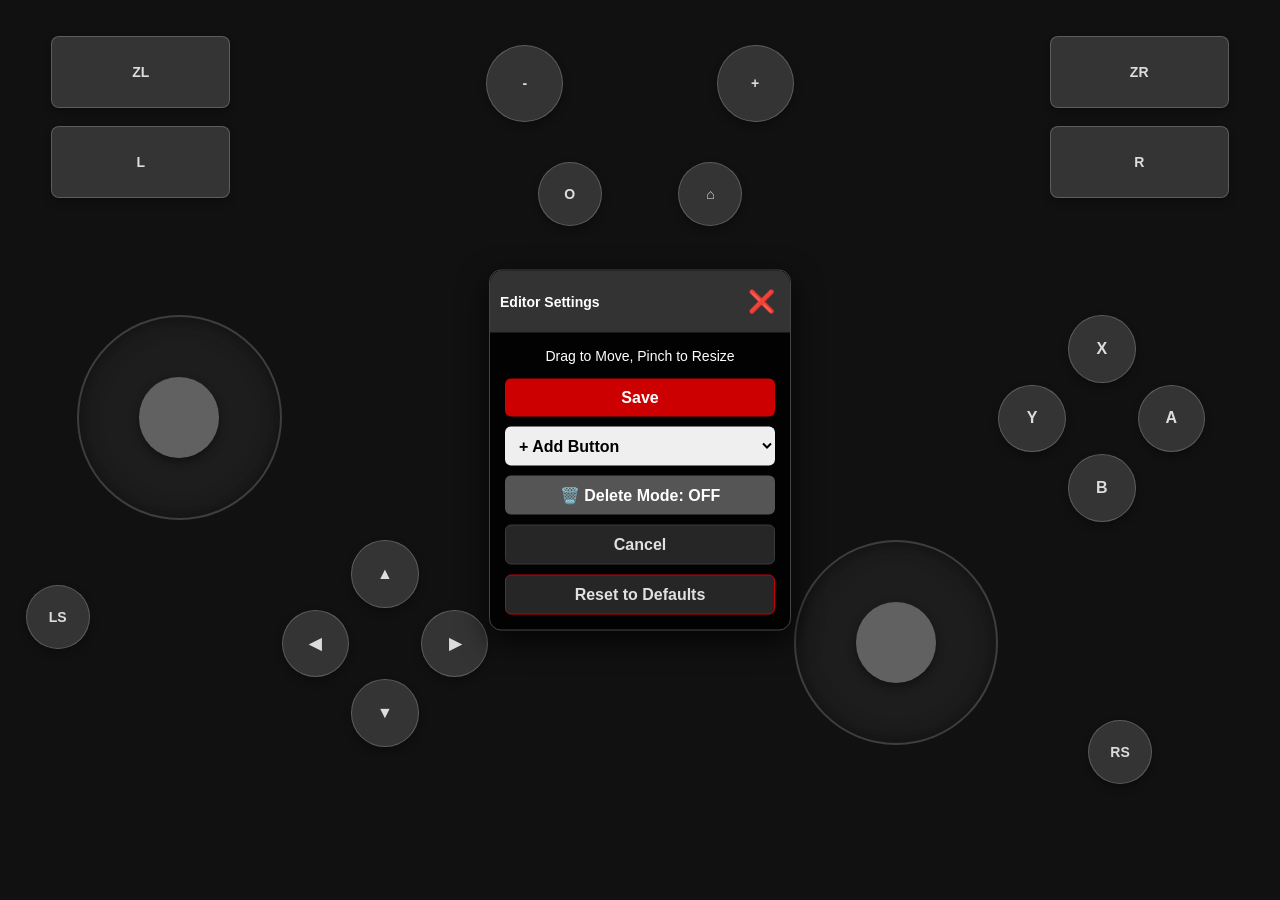
<file: webapp/editor.html>
<!DOCTYPE html>
<html lang="en">
<head>
    <meta charset="UTF-8">
    <title>NS Layout Editor</title>
    <meta name="viewport" content="width=device-width, initial-scale=1.0, maximum-scale=1.0, user-scalable=no, viewport-fit=cover">
    <link rel="icon" href="data:image/svg+xml,%3Csvg xmlns='http://www.w3.org/2000/svg' viewBox='0 0 64 64'%3E%3Crect width='64' height='64' rx='14' fill='%231E1E1E'/%3E%3Ccircle cx='22' cy='40' r='9' fill='%23CC0000'/%3E%3Ccircle cx='42' cy='24' r='9' fill='%23E0E0E0'/%3E%3C/svg%3E">
    <link rel="stylesheet" href="css/editor.css">
    <script src="js/bridge.js"></script>
</head>
<body>
    <div id="rotate-msg">Please rotate to landscape mode.</div>
    <div id="gamepad">
        <div id="menu-toggle" onclick="toggleMenu()" style="position:absolute; top:50%; left:50%; transform:translate(-50%,-50%); width:50px; height:50px; background:rgba(255,255,255,0.2); border-radius:50%; display:none; justify-content:center; align-items:center; z-index:9999; font-size:24px; box-shadow: 0 0 10px rgba(0,0,0,0.5); border: 1px solid rgba(255,255,255,0.5);">⚙️</div>
        <div id="editor-bar">
            <div id="eb-header" style="padding: 10px; background: #333; border-radius: 12px 12px 0 0; display: flex; justify-content: space-between; align-items: center; cursor: move;">
                <span style="font-weight:bold; font-size:14px; color: white;">Editor Settings</span>
                <button onclick="toggleMenu()" style="background:none; border:none; color:white; font-size:22px; padding:10px; margin-right:-5px; cursor:pointer; line-height:1;">❌</button>
            </div>
            <div style="padding: 15px; display: flex; flex-direction: column; gap: 10px;">
                <div style="color:#fff; text-align:center; font-size:14px; margin-bottom:5px;">Drag to Move, Pinch to Resize</div>
                <label for="controllerType" style="color:#fff;font-size:13px;">Emulated controller</label>
                <select id="controllerType" onchange="changeControllerType()">
                    <option value="3">Pro Controller</option>
                    <option value="1">Joy-Con (L)</option>
                    <option value="2">Joy-Con (R)</option>
                </select>
                <button onclick="saveLayout()" style="background:#CC0000; color:#fff;">Save</button>
                <select id="addSel" onchange="addBtn()"><option value="">+ Add Button</option></select>
                <button id="toggleDel" onclick="toggleDel()">🗑️ Delete Mode: OFF</button>
                <button onclick="window.location.href='mobile.html'" style="background:#262626; color:#E0E0E0; border:1px solid #3A3A3A;">Cancel</button>
                <button onclick="resetLayout()" style="background:#262626; color:#E0E0E0; border:1px solid #CC0000;">Reset to Defaults</button>
            </div>
        </div>
        <div id="btn-zl" class="edit-item btn-shoulder btn"><span class="label">ZL</span></div>
        <div id="btn-l" class="edit-item btn-shoulder btn"><span class="label">L</span></div>
        <div id="btn-zr" class="edit-item btn-shoulder btn"><span class="label">ZR</span></div>
        <div id="btn-r" class="edit-item btn-shoulder btn"><span class="label">R</span></div>
        <div id="btn-sl" class="edit-item btn-shoulder btn"><span class="label">SL</span></div>
        <div id="btn-sr" class="edit-item btn-shoulder btn"><span class="label">SR</span></div>
        <div id="btn-minus" class="edit-item btn-sys btn"><span class="label">-</span></div>
        <div id="btn-plus" class="edit-item btn-sys btn"><span class="label">+</span></div>
        <div id="btn-capture" class="edit-item btn-sys btn"><span class="label">O</span></div>
        <div id="btn-home" class="edit-item btn-sys btn"><span class="label">⌂</span></div>
        <div id="lstick" class="edit-item joystick"><div class="knob"></div></div>
        <div id="btn-ls" class="edit-item btn-sys btn"><span class="label">LS</span></div>
        <div id="dpad" class="edit-item cross">
            <div class="btn btn-circle up"><span class="label">&#x25B2;&#xFE0E;</span></div><div class="btn btn-circle left"><span class="label">&#x25C0;&#xFE0E;</span></div>
            <div class="btn btn-circle right"><span class="label">&#x25B6;&#xFE0E;</span></div><div class="btn btn-circle down"><span class="label">&#x25BC;&#xFE0E;</span></div>
        </div>
        <div id="abxy" class="edit-item cross">
            <div class="btn btn-circle up"><span class="label">X</span></div><div class="btn btn-circle left"><span class="label">Y</span></div>
            <div class="btn btn-circle right"><span class="label">A</span></div><div class="btn btn-circle down"><span class="label">B</span></div>
        </div>
        <div id="rstick" class="edit-item joystick"><div class="knob"></div></div>
        <div id="btn-rs" class="edit-item btn-sys btn"><span class="label">RS</span></div>
    </div>
    <script src="js/controller_layouts.js"></script>
    <script src="js/editor.js"></script>
</body>
</html>
</file>
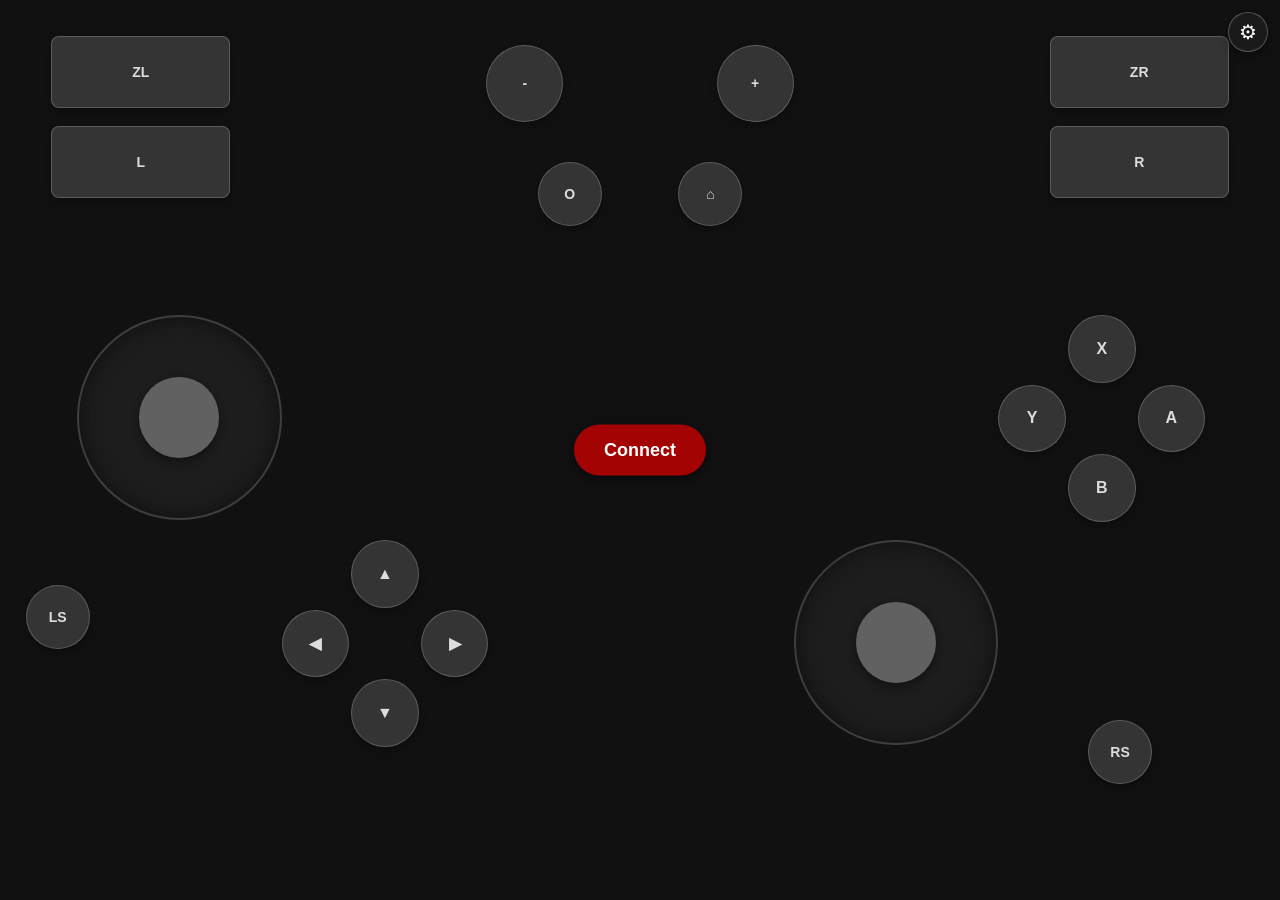
<file: webapp/mobile.html>
<!DOCTYPE html>
<html lang="en">
<head>
    <meta charset="UTF-8">
    <title>NS Touch Controls</title>
    <meta name="viewport" content="width=device-width, initial-scale=1.0, maximum-scale=1.0, user-scalable=no, viewport-fit=cover">
    <link rel="icon" href="data:image/svg+xml,%3Csvg xmlns='http://www.w3.org/2000/svg' viewBox='0 0 64 64'%3E%3Crect width='64' height='64' rx='14' fill='%231E1E1E'/%3E%3Ccircle cx='22' cy='40' r='9' fill='%23CC0000'/%3E%3Ccircle cx='42' cy='24' r='9' fill='%23E0E0E0'/%3E%3C/svg%3E">
    <link rel="stylesheet" href="css/ns_ui.css">
    <link rel="stylesheet" href="css/mobile.css">
    <script src="js/bridge.js"></script>
    <script src="js/ns_core.js"></script>
</head>
<body>
    <div id="rotate-msg">Please rotate to landscape mode.</div>
    <div id="gamepad">
        <div id="statusDot"></div>
        <button id="btnConnect">Connect</button>
        <div id="btn-zl" class="edit-item btn-shoulder btn btn-map" data-btn="64"><span class="label">ZL</span></div>
        <div id="btn-l" class="edit-item btn-shoulder btn btn-map" data-btn="16"><span class="label">L</span></div>
        <div id="btn-zr" class="edit-item btn-shoulder btn btn-map" data-btn="128"><span class="label">ZR</span></div>
        <div id="btn-r" class="edit-item btn-shoulder btn btn-map" data-btn="32"><span class="label">R</span></div>
        <div id="btn-sl" class="edit-item btn-shoulder btn btn-extra" data-extra="16"><span class="label">SL</span></div>
        <div id="btn-sr" class="edit-item btn-shoulder btn btn-extra" data-extra="32"><span class="label">SR</span></div>
        <div id="btn-minus" class="edit-item btn-sys btn btn-map" data-btn="256"><span class="label">-</span></div>
        <div id="btn-plus" class="edit-item btn-sys btn btn-map" data-btn="512"><span class="label">+</span></div>
        <div id="btn-capture" class="edit-item btn-sys btn btn-map" data-btn="8192"><span class="label">O</span></div>
        <div id="btn-home" class="edit-item btn-sys btn btn-map" data-btn="4096"><span class="label">⌂</span></div>
        <div id="lstick" class="edit-item joystick"><div class="knob" id="lknob"></div></div>
        <div id="btn-ls" class="edit-item btn-sys btn btn-map" data-btn="1024"><span class="label">LS</span></div>
        <div id="dpad" class="edit-item cross">
            <div class="btn btn-circle up btn-dpad" data-dir="u"><span class="label">&#x25B2;&#xFE0E;</span></div><div class="btn btn-circle left btn-dpad" data-dir="l"><span class="label">&#x25C0;&#xFE0E;</span></div>
            <div class="btn btn-circle right btn-dpad" data-dir="r"><span class="label">&#x25B6;&#xFE0E;</span></div><div class="btn btn-circle down btn-dpad" data-dir="d"><span class="label">&#x25BC;&#xFE0E;</span></div>
        </div>
        <div id="abxy" class="edit-item cross">
            <div class="btn btn-circle up btn-map" data-btn="8"><span class="label">X</span></div><div class="btn btn-circle left btn-map" data-btn="1"><span class="label">Y</span></div>
            <div class="btn btn-circle right btn-map" data-btn="4"><span class="label">A</span></div><div class="btn btn-circle down btn-map" data-btn="2"><span class="label">B</span></div>
        </div>
        <div id="rstick" class="edit-item joystick"><div class="knob" id="rknob"></div></div>
        <div id="btn-rs" class="edit-item btn-sys btn btn-map" data-btn="2048"><span class="label">RS</span></div>
    </div>
    <script src="js/controller_layouts.js"></script>
    <script src="js/feat_settings.js"></script>
    <script src="js/feat_rumble.js"></script>
    <script src="js/feat_motion.js"></script>
    <script src="js/feat_mouse.js"></script>
    <script src="js/feat_amiibo.js"></script>
    <script src="js/feat_audio.js"></script>
    <script src="js/mobile.js"></script>
</body>
</html>
</file>
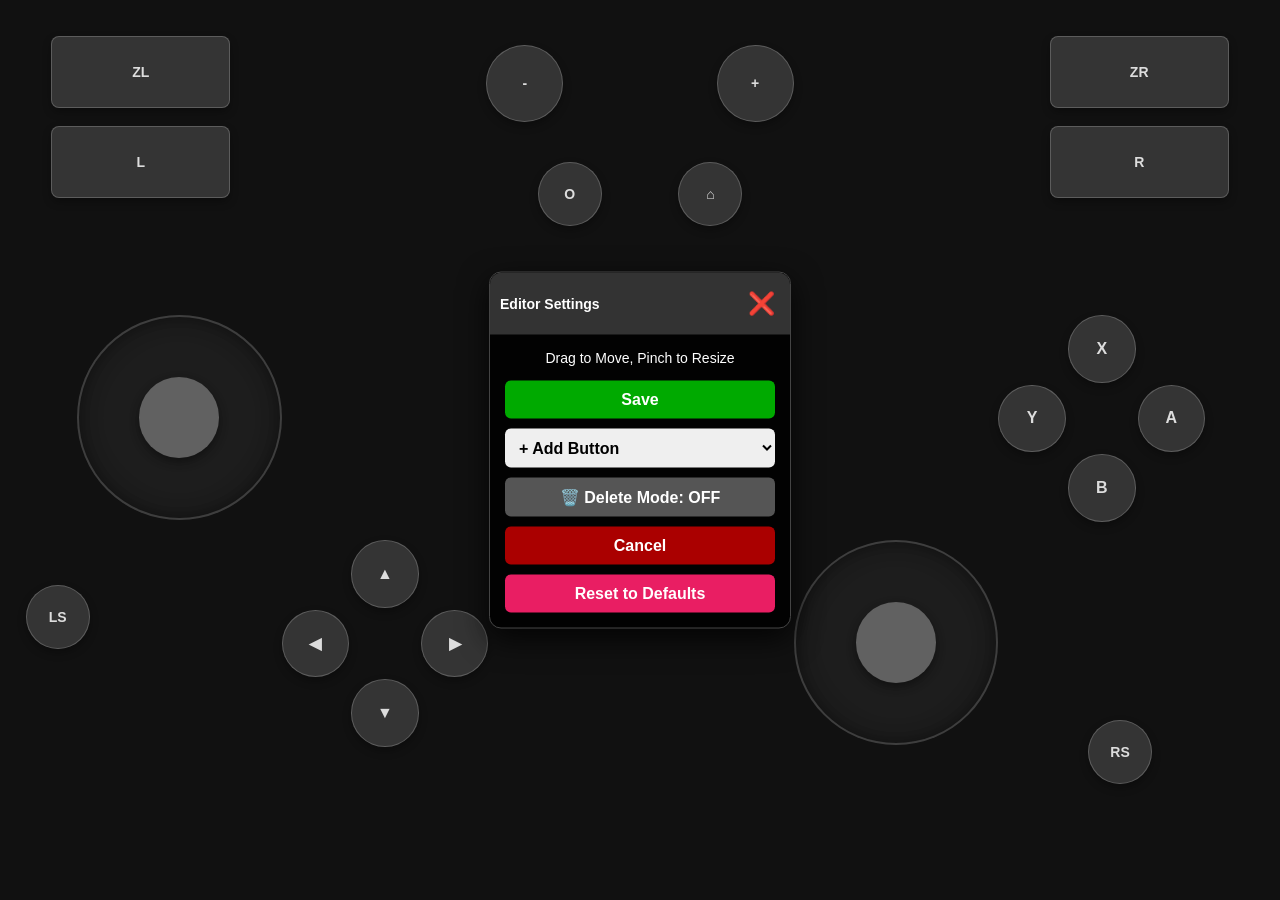
<file: mobile/shared/webapp/editor.html>
<!DOCTYPE html>
<html lang="en">
<head>
    <meta charset="UTF-8">
    <title>Layout Editor</title>
    <meta name="viewport" content="width=device-width, initial-scale=1.0, maximum-scale=1.0, user-scalable=no, viewport-fit=cover">
    <style>
        html, body { background: #111; color: #fff; margin:0; padding:0; width: 100%; height: 100%; overflow:hidden; touch-action:none; user-select:none; -webkit-user-select:none; font-family:sans-serif; }
        #gamepad { position: fixed; top: env(safe-area-inset-top, 0px); right: env(safe-area-inset-right, 0px); bottom: env(safe-area-inset-bottom, 0px); left: env(safe-area-inset-left, 0px); box-sizing: border-box; }
        #rotate-msg { display:none; position:absolute; inset:0; background:#000; z-index:9999; justify-content:center; align-items:center; text-align:center; padding:20px; font-size:18px; }
        @media (orientation: portrait) { #rotate-msg { display:flex; } #gamepad { display:none; } }
        
        .edit-item { position: absolute; box-sizing: border-box; }
        .btn { background: rgba(255,255,255,0.15); border: 1px solid rgba(255,255,255,0.2); display:flex; justify-content:center; align-items:center; font-weight:bold; color:#ddd; font-size:16px; box-shadow: 0 4px 8px rgba(0,0,0,0.3); }
        .btn, .joystick, .cross { touch-action:none; -webkit-tap-highlight-color: transparent; -webkit-touch-callout:none; }
        .btn.active { background: rgba(255,255,255,0.7); color: #000; box-shadow: 0 0 10px rgba(255,255,255,0.5); }
        .btn-circle { border-radius: 50%; width: 100%; height: 100%; }
        .btn-shoulder { border-radius: 8px; font-size:14px; }
        .btn-sys { border-radius: 50%; font-size: 14px; }
        
        .cross { display: grid; grid-template-columns: 1fr 1fr 1fr; grid-template-rows: 1fr 1fr 1fr; gap: 4px; }
        .cross .up { grid-column: 2; grid-row: 1; }
        .cross .down { grid-column: 2; grid-row: 3; }
        .cross .left { grid-column: 1; grid-row: 2; }
        .cross .right { grid-column: 3; grid-row: 2; }
        .joystick { background: rgba(255,255,255,0.05); border: 2px solid rgba(255,255,255,0.15); border-radius: 50%; box-shadow: inset 0 0 20px rgba(0,0,0,0.5); aspect-ratio: 1/1; }
        .knob { width: 40%; height: 40%; background: rgba(255,255,255,0.3); border-radius: 50%; position: absolute; top: 30%; left: 30%; pointer-events: none; box-shadow: 0 4px 10px rgba(0,0,0,0.4); }
    </style>
<script>
(function(){
if (window.__androidBridgeLoaded) return;
window.__androidBridgeLoaded = true;
if (!window.NSBridge) return;
window.__bridge = window.__bridge || {};
if (typeof NSBridge.onBinary === 'function') {
    window.__bridge.send = function(data) {
        if (data instanceof ArrayBuffer) {
            var u8 = new Uint8Array(data);
            var arr = [];
            for (var i = 0; i < u8.length; i++) arr.push(u8[i]);
            NSBridge.onBinary(JSON.stringify(arr));
        }
    };
}
window.WebSocket = function(url, protocols) {
    this.readyState = 0;
    this.binaryType = 'arraybuffer';
    this.onopen = null; this.onclose = null; this.onerror = null; this.onmessage = null;
    this.send = function(data) { window.__bridge.send(data); };
    this.close = function() { if (NSBridge.onClose) NSBridge.onClose(); else if (window.__bridge && window.__bridge.close) window.__bridge.close(); };
    if (window.__bridge.connect) window.__bridge.connect(url);
    setTimeout(function() {
        this.readyState = 1;
        if (NSBridge.onOpen) NSBridge.onOpen();
        if (this.onopen) this.onopen();
    }.bind(this), 0);
};
window.WebSocket.CONNECTING = 0;
window.WebSocket.OPEN = 1;
window.WebSocket.CLOSING = 2;
window.WebSocket.CLOSED = 3;
})();
</script>
</head>
<body>
    <style>
        .overlap { border: 2px solid red !important; box-shadow: 0 0 15px red !important; z-index: 1000; }
        #editor-bar {
            position: fixed; top: 50%; left: 50%; transform: translate(-50%, -50%);
            background: rgba(0,0,0,0.85); border-radius: 12px; display: flex; flex-direction: column;
            z-index: 10000; box-shadow: 0 10px 30px rgba(0,0,0,0.8); border: 1px solid #444; width: 300px;
            max-height: 90vh; overflow-y: auto;
        }
        #editor-bar button, #editor-bar select { padding: 10px; font-size: 16px; border-radius: 6px; border: none; font-weight: bold; cursor: pointer; }
        #toggleDel { background: #555; color: white; transition: 0.2s; }
        #toggleDel.active { background: #e33; }
    </style>
    <div id="rotate-msg">Please rotate to landscape mode.</div>
    <div id="gamepad">
        <div id="menu-toggle" onclick="toggleMenu()" style="position:absolute; top:50%; left:50%; transform:translate(-50%,-50%); width:50px; height:50px; background:rgba(255,255,255,0.2); border-radius:50%; display:none; justify-content:center; align-items:center; z-index:9999; font-size:24px; box-shadow: 0 0 10px rgba(0,0,0,0.5); border: 1px solid rgba(255,255,255,0.5);">⚙️</div>
        <div id="editor-bar">
            <div id="eb-header" style="padding: 10px; background: #333; border-radius: 12px 12px 0 0; display: flex; justify-content: space-between; align-items: center; cursor: move;">
                <span style="font-weight:bold; font-size:14px; color: white;">Editor Settings</span>
                <button onclick="toggleMenu()" style="background:none; border:none; color:white; font-size:22px; padding:10px; margin-right:-5px; cursor:pointer; line-height:1;">❌</button>
            </div>
            <div style="padding: 15px; display: flex; flex-direction: column; gap: 10px;">
                <div style="color:#fff; text-align:center; font-size:14px; margin-bottom:5px;">Drag to Move, Pinch to Resize</div>
                <button onclick="saveLayout()" style="background:#0a0; color:#fff;">Save</button>
                <select id="addSel" onchange="addBtn()"><option value="">+ Add Button</option></select>
                <button id="toggleDel" onclick="toggleDel()">🗑️ Delete Mode: OFF</button>
                <button onclick="window.location.href='mobile.html'" style="background:#a00; color:#fff;">Cancel</button>
                <button onclick="resetLayout()" style="background:#e91e63; color:#fff;">Reset to Defaults</button>
            </div>
        </div>
        <div id="btn-zl" class="edit-item btn-shoulder btn">ZL</div>
        <div id="btn-l" class="edit-item btn-shoulder btn">L</div>
        <div id="btn-zr" class="edit-item btn-shoulder btn">ZR</div>
        <div id="btn-r" class="edit-item btn-shoulder btn">R</div>
        <div id="btn-minus" class="edit-item btn-sys btn">-</div>
        <div id="btn-plus" class="edit-item btn-sys btn">+</div>
        <div id="btn-capture" class="edit-item btn-sys btn">O</div>
        <div id="btn-home" class="edit-item btn-sys btn">⌂</div>
        <div id="lstick" class="edit-item joystick"><div class="knob"></div></div>
        <div id="btn-ls" class="edit-item btn-sys btn">LS</div>
        <div id="dpad" class="edit-item cross">
            <div class="btn btn-circle up">&#x25B2;&#xFE0E;</div><div class="btn btn-circle left">&#x25C0;&#xFE0E;</div>
            <div class="btn btn-circle right">&#x25B6;&#xFE0E;</div><div class="btn btn-circle down">&#x25BC;&#xFE0E;</div>
        </div>
        <div id="abxy" class="edit-item cross">
            <div class="btn btn-circle up">X</div><div class="btn btn-circle left">Y</div>
            <div class="btn btn-circle right">A</div><div class="btn btn-circle down">B</div>
        </div>
        <div id="rstick" class="edit-item joystick"><div class="knob"></div></div>
        <div id="btn-rs" class="edit-item btn-sys btn">RS</div>
    </div>
<script>
const defLayout = {
    'btn-zl': {l:4, t:4, w:14, h:8}, 'btn-l': {l:4, t:14, w:14, h:8},
    'btn-zr': {l:82, t:4, w:14, h:8}, 'btn-r': {l:82, t:14, w:14, h:8},
    'btn-minus': {l:38, t:5, w:6}, 'btn-plus': {l:56, t:5, w:6},
    'btn-capture': {l:42, t:18, w:5}, 'btn-home': {l:53, t:18, w:5},
    'lstick': {l:6, t:35, w:16}, 'btn-ls': {l:2, t:65, w:5},
    'dpad': {l:22, t:60, w:16},
    'abxy': {l:78, t:35, w:16},
    'rstick': {l:62, t:60, w:16}, 'btn-rs': {l:85, t:80, w:5}
};
let layout = JSON.parse(localStorage.getItem('nswc_layout')) || defLayout;
function applyLayout() {
    for(let id in defLayout) {
        let el = document.getElementById(id);
        if(!el) continue;
        let conf = layout[id] || defLayout[id];
        if(conf.hide) { el.style.display = 'none'; }
        else {
            if(id === 'dpad' || id === 'abxy') el.style.display = 'grid';
            else el.style.display = 'flex';
            el.style.left = conf.l + '%'; el.style.top = conf.t + '%'; el.style.width = conf.w + '%';
            if(conf.h) el.style.height = conf.h + '%';
            else { el.style.aspectRatio = '1 / 1'; el.style.height = 'auto'; }
        }
    }
}
applyLayout();
function populateAdd() {
    let sel = document.getElementById('addSel'); sel.innerHTML = '<option value="">+ Add Button</option>';
    for(let id in defLayout) {
        let conf = layout[id] || defLayout[id];
        if(conf.hide) { let opt = document.createElement('option'); opt.value = id; opt.innerText = id; sel.appendChild(opt); }
    }
}
populateAdd();
function addBtn() {
    let val = document.getElementById('addSel').value;
    if(!val) return;
    if(!layout[val]) layout[val] = {...defLayout[val]};
    layout[val].hide = false; layout[val].l = 45; layout[val].t = 15;
    applyLayout(); populateAdd(); checkOverlaps();
}
function checkOverlaps() {
    let els = Array.from(document.querySelectorAll('.edit-item')).filter(e => e.style.display !== 'none');
    els.forEach(e => e.classList.remove('overlap'));
    let hasOverlap = false;
    for(let i=0; i<els.length; i++) {
        for(let j=i+1; j<els.length; j++) {
            let b1 = els[i].getBoundingClientRect(), b2 = els[j].getBoundingClientRect();
            let s1x = b1.width * 0.1, s1y = b1.height * 0.1;
            let s2x = b2.width * 0.1, s2y = b2.height * 0.1;
            if (!(b1.right - s1x < b2.left + s2x || b1.left + s1x > b2.right - s2x || b1.bottom - s1y < b2.top + s2y || b1.top + s1y > b2.bottom - s2y)) {
                els[i].classList.add('overlap'); els[j].classList.add('overlap'); hasOverlap = true;
            }
        }
    }
    return hasOverlap;
}
function toggleMenu() {
    let eb = document.getElementById('editor-bar'); let tg = document.getElementById('menu-toggle');
    if(eb.style.display === 'none') { eb.style.display = 'flex'; tg.style.display = 'none'; }
    else { eb.style.display = 'none'; tg.style.display = 'flex'; }
}
let eb = document.getElementById('editor-bar');
let isDraggingMenu = false, menuDx, menuDy;
eb.addEventListener('touchstart', e => {
    if (e.target.closest('button, select, input')) return;
    isDraggingMenu = true; let rect = eb.getBoundingClientRect();
    menuDx = e.touches[0].clientX - (rect.left + rect.width/2);
    menuDy = e.touches[0].clientY - (rect.top + rect.height/2);
    e.stopPropagation();
}, {passive:false});
window.addEventListener('touchmove', e => {
    if(isDraggingMenu) {
        e.preventDefault();
        eb.style.left = (e.touches[0].clientX - menuDx) + 'px';
        eb.style.top = (e.touches[0].clientY - menuDy) + 'px';
    }
}, {passive:false});
window.addEventListener('touchend', e => { isDraggingMenu = false; });
let activeEl = null, mode = 'none', startX, startY, startL, startT, initialDist, startW, startH, deleteMode = false;
function toggleDel() {
    deleteMode = !deleteMode; const btn = document.getElementById('toggleDel');
    if(deleteMode) { btn.classList.add('active'); btn.innerText = "🗑️ Delete Mode: ON"; }
    else { btn.classList.remove('active'); btn.innerText = "🗑️ Delete Mode: OFF"; }
}
function getDist(t1, t2) { return Math.hypot(t1.clientX - t2.clientX, t1.clientY - t2.clientY); }
document.getElementById('gamepad').addEventListener('touchstart', e => {
    if(e.target.closest('#editor-bar') || e.target.closest('#menu-toggle')) return;
    let el = e.target.closest('.edit-item'); if(!el) return;
    e.preventDefault();
    if (deleteMode) {
        if(!layout[el.id]) layout[el.id] = {...defLayout[el.id]};
        layout[el.id].hide = true; applyLayout(); populateAdd(); checkOverlaps(); return;
    }
    activeEl = el; if(!layout[el.id]) layout[el.id] = {...defLayout[el.id]};
    if(e.touches.length === 1) {
        mode = 'drag'; startX = e.touches[0].clientX; startY = e.touches[0].clientY;
        startL = layout[el.id].l; startT = layout[el.id].t;
    } else if(e.touches.length === 2) {
        mode = 'pinch'; initialDist = getDist(e.touches[0], e.touches[1]);
        startW = layout[el.id].w; startH = layout[el.id].h;
    }
}, {passive:false});
document.getElementById('gamepad').addEventListener('touchmove', e => {
    if(!activeEl || deleteMode) return; e.preventDefault();
    let pw = window.innerWidth, ph = window.innerHeight, conf = layout[activeEl.id];
    if(mode === 'drag' && e.touches.length === 1) {
        let dx = e.touches[0].clientX - startX, dy = e.touches[0].clientY - startY;
        conf.l = startL + (dx / pw * 100); conf.t = startT + (dy / ph * 100);
    } else if(mode === 'pinch' && e.touches.length >= 2) {
        let scale = getDist(e.touches[0], e.touches[1]) / initialDist;
        conf.w = Math.max(2, startW * scale); if(startH) conf.h = Math.max(2, startH * scale);
    }
    applyLayout(); checkOverlaps();
}, {passive:false});
document.getElementById('gamepad').addEventListener('touchend', e => {
    if(e.touches.length === 0) { activeEl = null; mode = 'none'; }
    else if(e.touches.length === 1 && activeEl) {
        mode = 'drag'; startX = e.touches[0].clientX; startY = e.touches[0].clientY;
        startL = layout[activeEl.id].l; startT = layout[activeEl.id].t;
    }
});
setTimeout(checkOverlaps, 500);
function saveLayout() {
    if(checkOverlaps()) { alert('Fix overlapping buttons (red) before saving!'); return; }
    localStorage.setItem('nswc_layout', JSON.stringify(layout));
    window.location.href = 'mobile.html';
}
function resetLayout() {
    if(confirm('Are you sure you want to reset all buttons to their default positions and sizes?')) {
        layout = JSON.parse(JSON.stringify(defLayout));
        applyLayout();
        populateAdd();
        checkOverlaps();
    }
}
</script>
</body>
</html>
</file>
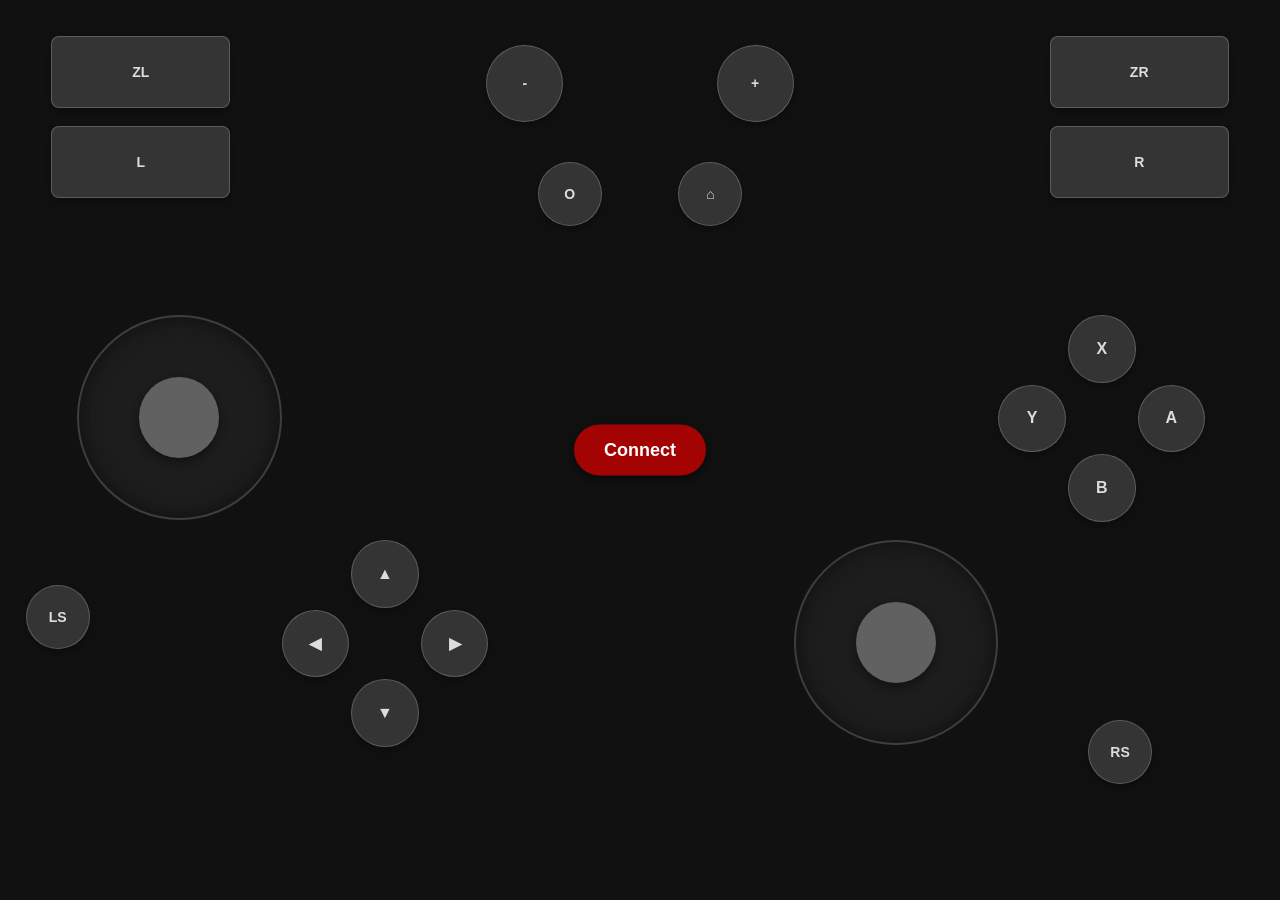
<file: mobile/shared/webapp/mobile.html>
<!DOCTYPE html>
<html lang="en">
<head>
    <meta charset="UTF-8">
    <title>NS Touch Controls</title>
    <meta name="viewport" content="width=device-width, initial-scale=1.0, maximum-scale=1.0, user-scalable=no, viewport-fit=cover">
    <style>
        html, body { background: #111; color: #fff; margin:0; padding:0; width: 100%; height: 100%; overflow:hidden; touch-action:none; user-select:none; -webkit-user-select:none; font-family:sans-serif; }
        #gamepad { position: fixed; top: env(safe-area-inset-top, 0px); right: env(safe-area-inset-right, 0px); bottom: env(safe-area-inset-bottom, 0px); left: env(safe-area-inset-left, 0px); box-sizing: border-box; }
        #rotate-msg { display:none; position:absolute; inset:0; background:#000; z-index:9999; justify-content:center; align-items:center; text-align:center; padding:20px; font-size:18px; }
        @media (orientation: portrait) { #rotate-msg { display:flex; } #gamepad { display:none; } }
        
        .edit-item { position: absolute; box-sizing: border-box; }
        .btn { background: rgba(255,255,255,0.15); border: 1px solid rgba(255,255,255,0.2); display:flex; justify-content:center; align-items:center; font-weight:bold; color:#ddd; font-size:16px; box-shadow: 0 4px 8px rgba(0,0,0,0.3); }
        .btn, .joystick, .cross { touch-action:none; -webkit-tap-highlight-color: transparent; -webkit-touch-callout:none; }
        .btn.active { background: rgba(255,255,255,0.7); color: #000; box-shadow: 0 0 10px rgba(255,255,255,0.5); }
        .btn-circle { border-radius: 50%; width: 100%; height: 100%; }
        .btn-shoulder { border-radius: 8px; font-size:14px; }
        .btn-sys { border-radius: 50%; font-size: 14px; }
        
        .cross { display: grid; grid-template-columns: 1fr 1fr 1fr; grid-template-rows: 1fr 1fr 1fr; gap: 4px; }
        .cross .up { grid-column: 2; grid-row: 1; }
        .cross .down { grid-column: 2; grid-row: 3; }
        .cross .left { grid-column: 1; grid-row: 2; }
        .cross .right { grid-column: 3; grid-row: 2; }
        .joystick { background: rgba(255,255,255,0.05); border: 2px solid rgba(255,255,255,0.15); border-radius: 50%; box-shadow: inset 0 0 20px rgba(0,0,0,0.5); aspect-ratio: 1/1; }
        .knob { width: 40%; height: 40%; background: rgba(255,255,255,0.3); border-radius: 50%; position: absolute; top: 30%; left: 30%; pointer-events: none; box-shadow: 0 4px 10px rgba(0,0,0,0.4); }
    </style>
<script>
(function(){
if (window.__androidBridgeLoaded) return;
window.__androidBridgeLoaded = true;
if (!window.NSBridge) return;
window.__bridge = window.__bridge || {};
if (typeof NSBridge.onBinary === 'function') {
    window.__bridge.send = function(data) {
        if (data instanceof ArrayBuffer) {
            var u8 = new Uint8Array(data);
            var arr = [];
            for (var i = 0; i < u8.length; i++) arr.push(u8[i]);
            NSBridge.onBinary(JSON.stringify(arr));
        }
    };
}
window.WebSocket = function(url, protocols) {
    this.readyState = 0;
    this.binaryType = 'arraybuffer';
    this.onopen = null; this.onclose = null; this.onerror = null; this.onmessage = null;
    this.send = function(data) { window.__bridge.send(data); };
    this.close = function() { if (NSBridge.onClose) NSBridge.onClose(); else if (window.__bridge && window.__bridge.close) window.__bridge.close(); };
    if (window.__bridge.connect) window.__bridge.connect(url);
    setTimeout(function() {
        this.readyState = 1;
        if (NSBridge.onOpen) NSBridge.onOpen();
        if (this.onopen) this.onopen();
    }.bind(this), 0);
};
window.WebSocket.CONNECTING = 0;
window.WebSocket.OPEN = 1;
window.WebSocket.CLOSING = 2;
window.WebSocket.CLOSED = 3;
})();
</script>
</head>
<body>
    <style>
        #btnConnect { position: absolute; top: 50%; left: 50%; transform: translate(-50%, -50%); padding: 15px 30px; border-radius: 30px; background: rgba(200,0,0,0.8); border:none; color:#fff; font-weight:bold; font-size: 18px; z-index: 100; box-shadow: 0 4px 12px rgba(0,0,0,0.5); }
        #btnConnect.connected { background: rgba(0,200,0,0.8); }
        #statusDot { display: none; position: absolute; bottom: 20px; right: 20px; width: 15px; height: 15px; background: #0f0; border-radius: 50%; box-shadow: 0 0 10px #0f0; z-index: 100; cursor: pointer; }
    </style>
    <div id="rotate-msg">Please rotate to landscape mode.</div>
    <div id="gamepad">
        <div id="statusDot"></div>
        <button id="btnConnect">Connect</button>
        <div id="btn-zl" class="edit-item btn-shoulder btn btn-map" data-btn="64">ZL</div>
        <div id="btn-l" class="edit-item btn-shoulder btn btn-map" data-btn="16">L</div>
        <div id="btn-zr" class="edit-item btn-shoulder btn btn-map" data-btn="128">ZR</div>
        <div id="btn-r" class="edit-item btn-shoulder btn btn-map" data-btn="32">R</div>
        <div id="btn-minus" class="edit-item btn-sys btn btn-map" data-btn="256">-</div>
        <div id="btn-plus" class="edit-item btn-sys btn btn-map" data-btn="512">+</div>
        <div id="btn-capture" class="edit-item btn-sys btn btn-map" data-btn="8192">O</div>
        <div id="btn-home" class="edit-item btn-sys btn btn-map" data-btn="4096">⌂</div>
        <div id="lstick" class="edit-item joystick"><div class="knob" id="lknob"></div></div>
        <div id="btn-ls" class="edit-item btn-sys btn btn-map" data-btn="1024">LS</div>
        <div id="dpad" class="edit-item cross">
            <div class="btn btn-circle up btn-dpad" data-dir="u">&#x25B2;&#xFE0E;</div><div class="btn btn-circle left btn-dpad" data-dir="l">&#x25C0;&#xFE0E;</div>
            <div class="btn btn-circle right btn-dpad" data-dir="r">&#x25B6;&#xFE0E;</div><div class="btn btn-circle down btn-dpad" data-dir="d">&#x25BC;&#xFE0E;</div>
        </div>
        <div id="abxy" class="edit-item cross">
            <div class="btn btn-circle up btn-map" data-btn="8">X</div><div class="btn btn-circle left btn-map" data-btn="1">Y</div>
            <div class="btn btn-circle right btn-map" data-btn="4">A</div><div class="btn btn-circle down btn-map" data-btn="2">B</div>
        </div>
        <div id="rstick" class="edit-item joystick"><div class="knob" id="rknob"></div></div>
        <div id="btn-rs" class="edit-item btn-sys btn btn-map" data-btn="2048">RS</div>
    </div>
<script>
const defLayout = {
    'btn-zl': {l:4, t:4, w:14, h:8}, 'btn-l': {l:4, t:14, w:14, h:8},
    'btn-zr': {l:82, t:4, w:14, h:8}, 'btn-r': {l:82, t:14, w:14, h:8},
    'btn-minus': {l:38, t:5, w:6}, 'btn-plus': {l:56, t:5, w:6},
    'btn-capture': {l:42, t:18, w:5}, 'btn-home': {l:53, t:18, w:5},
    'lstick': {l:6, t:35, w:16}, 'btn-ls': {l:2, t:65, w:5},
    'dpad': {l:22, t:60, w:16},
    'abxy': {l:78, t:35, w:16},
    'rstick': {l:62, t:60, w:16}, 'btn-rs': {l:85, t:80, w:5}
};
let layout = JSON.parse(localStorage.getItem('nswc_layout')) || defLayout;
function applyLayout() {
    for(let id in defLayout) {
        let el = document.getElementById(id);
        if(!el) continue;
        let conf = layout[id] || defLayout[id];
        if(conf.hide) { el.style.display = 'none'; }
        else {
            if(id === 'dpad' || id === 'abxy') el.style.display = 'grid';
            else el.style.display = 'flex';
            el.style.left = conf.l + '%'; el.style.top = conf.t + '%'; el.style.width = conf.w + '%';
            if(conf.h) el.style.height = conf.h + '%';
            else { el.style.aspectRatio = '1 / 1'; el.style.height = 'auto'; }
        }
    }
}
applyLayout();
const PROTO_MAGIC = 0x4E535743, PROTO_VERSION = 5;
const PAD_PRESENT = 1;
const FLAG_SINGLE_PAD = 0x04;
const EXT_REPORT_SIZE = 24, PACKET_SIZE = 116;
const BTN_MINUS = 1<<8, BTN_PLUS = 1<<9, BTN_LSTICK = 1<<10, BTN_RSTICK = 1<<11;
const BTN_HOME = 1<<12, BTN_CAPTURE = 1<<13;
let ws = null, loopId = null, seqCounter = 0, isConnected = false, connectTimeout = null;
let state = { buttons: 0, hat: 8, lx: 128, ly: 128, rx: 128, ry: 128 };
const buttonControls = Array.from(document.querySelectorAll('.btn-map,.btn-dpad'));
const activeTouchControls = new Map();
const allTouchButtonBits = buttonControls
    .filter(el => el.classList.contains('btn-map'))
    .reduce((mask, el) => mask | parseInt(el.dataset.btn), 0);
const dpad = { u:false, d:false, l:false, r:false };
function updateHat() {
    if (dpad.u && dpad.r) state.hat = 1; else if (dpad.u && dpad.l) state.hat = 7;
    else if (dpad.d && dpad.r) state.hat = 3; else if (dpad.d && dpad.l) state.hat = 5;
    else if (dpad.u) state.hat = 0; else if (dpad.d) state.hat = 4;
    else if (dpad.l) state.hat = 6; else if (dpad.r) state.hat = 2; else state.hat = 8;
}
function controlForElement(el) {
    if (!el) return null;
    if (el.classList.contains('btn-map')) return { el, kind:'button', bit:parseInt(el.dataset.btn) };
    if (el.classList.contains('btn-dpad')) return { el, kind:'dpad', dir:el.dataset.dir };
    return null;
}
function sameControl(a, b) {
    return !!a && !!b && a.el === b.el && a.kind === b.kind && a.bit === b.bit && a.dir === b.dir;
}
function pointInRect(x, y, r) { return x >= r.left && x <= r.right && y >= r.top && y <= r.bottom; }
function pointInElementId(id, x, y) {
    const el = document.getElementById(id);
    return !!el && el.offsetParent !== null && pointInRect(x, y, el.getBoundingClientRect());
}
function getControlAt(x, y) {
    const stack = document.elementsFromPoint ? document.elementsFromPoint(x, y) : [];
    for (const node of stack) {
        const el = node.closest && node.closest('.btn-map,.btn-dpad');
        if (el) return controlForElement(el);
    }
    if (pointInElementId('lstick', x, y) || pointInElementId('rstick', x, y)) return null;

    // Forgiving fallback: treat the whole visible button area, plus a small
    // finger-radius margin, as pressable. This avoids the "only the exact
    // middle works" feeling on iPhone Safari.
    const hitSlop = Math.max(14, Math.min(window.innerWidth, window.innerHeight) * 0.025);
    let best = null, bestScore = Infinity;
    for (const el of buttonControls) {
        if (el.offsetParent === null) continue;
        const r = el.getBoundingClientRect();
        if (x < r.left - hitSlop || x > r.right + hitSlop || y < r.top - hitSlop || y > r.bottom + hitSlop) continue;
        const cx = (r.left + r.right) / 2, cy = (r.top + r.bottom) / 2;
        const score = (x - cx) * (x - cx) + (y - cy) * (y - cy);
        if (score < bestScore) { bestScore = score; best = controlForElement(el); }
    }
    return best;
}
function recomputeTouchControls() {
    state.buttons &= ~allTouchButtonBits;
    dpad.u = dpad.d = dpad.l = dpad.r = false;
    buttonControls.forEach(el => el.classList.remove('active'));
    for (const info of activeTouchControls.values()) {
        if (!info) continue;
        info.el.classList.add('active');
        if (info.kind === 'button') state.buttons |= info.bit;
        else if (info.kind === 'dpad') dpad[info.dir] = true;
    }
    updateHat();
    publishTouchState();
}
function pressControl(touchId, info) {
    if (!info) return false;
    const prev = activeTouchControls.get(touchId);
    if (sameControl(prev, info)) return true;
    activeTouchControls.set(touchId, info);
    recomputeTouchControls();
    return true;
}
function releaseControl(touchId) {
    if (!activeTouchControls.has(touchId)) return false;
    activeTouchControls.delete(touchId);
    recomputeTouchControls();
    return true;
}
const padSurface = document.getElementById('gamepad');
padSurface.addEventListener('touchstart', e => {
    let handled = false;
    for (const t of e.changedTouches) {
        const info = getControlAt(t.clientX, t.clientY);
        if (info) handled = pressControl(t.identifier, info) || handled;
    }
    if (handled) e.preventDefault();
}, {passive:false});
padSurface.addEventListener('touchmove', e => {
    let handled = false;
    for (const t of e.changedTouches) {
        if (!activeTouchControls.has(t.identifier)) continue;
        const info = getControlAt(t.clientX, t.clientY);
        const prev = activeTouchControls.get(t.identifier);
        if (info && sameControl(prev, info)) { handled = true; continue; }
        if (info) pressControl(t.identifier, info);
        else releaseControl(t.identifier);
        handled = true;
    }
    if (handled) e.preventDefault();
}, {passive:false});
padSurface.addEventListener('touchend', e => {
    let handled = false;
    for (const t of e.changedTouches) handled = releaseControl(t.identifier) || handled;
    if (handled) e.preventDefault();
}, {passive:false});
padSurface.addEventListener('touchcancel', e => {
    let handled = false;
    for (const t of e.changedTouches) handled = releaseControl(t.identifier) || handled;
    if (handled) e.preventDefault();
}, {passive:false});
function makeWsUrl() {
    const proto = window.location.protocol === 'https:' ? 'wss:' : 'ws:';
    return `${proto}//${window.location.host}/`;
}
function setupJoystick(baseId, knobId, axisX, axisY) {
    const base = document.getElementById(baseId), knob = document.getElementById(knobId);
    if(!base) return;
    let activeTouch = null;
    const reset = () => { state[axisX] = 128; state[axisY] = 128; knob.style.transform = `translate(0px, 0px)`; activeTouch = null; publishTouchState(); };
    base.addEventListener('touchstart', e => { e.preventDefault(); activeTouch = e.changedTouches[0].identifier; updateJoy(e.changedTouches[0]); }, {passive:false});
    base.addEventListener('touchmove', e => {
        e.preventDefault();
        for (let i=0; i<e.changedTouches.length; i++) if (e.changedTouches[i].identifier === activeTouch) updateJoy(e.changedTouches[i]);
    }, {passive:false});
    base.addEventListener('touchend', e => { for (let i=0; i<e.changedTouches.length; i++) if (e.changedTouches[i].identifier === activeTouch) reset(); }, {passive:false});
    base.addEventListener('touchcancel', e => { for (let i=0; i<e.changedTouches.length; i++) if (e.changedTouches[i].identifier === activeTouch) reset(); }, {passive:false});
    function updateJoy(t) {
        const rect = base.getBoundingClientRect(); const maxDist = rect.width / 2;
        let dx = t.clientX - (rect.left + rect.width/2), dy = t.clientY - (rect.top + rect.height/2);
        let dist = Math.sqrt(dx*dx + dy*dy);
        if (dist > maxDist) { dx = (dx/dist)*maxDist; dy = (dy/dist)*maxDist; }
        knob.style.transform = `translate(${dx}px, ${dy}px)`;
        state[axisX] = Math.round(((dx / maxDist) + 1) * 127.5);
        state[axisY] = Math.round(((dy / maxDist) + 1) * 127.5);
        publishTouchState();
    }
}
setupJoystick('lstick', 'lknob', 'lx', 'ly');
setupJoystick('rstick', 'rknob', 'rx', 'ry');
function normalizeSystemShortcuts(buttons) {
    const captureCombo = (buttons & BTN_MINUS) && (buttons & BTN_PLUS);
    const homeCombo = (buttons & BTN_LSTICK) && (buttons & BTN_RSTICK);
    if (captureCombo) {
        buttons |= BTN_CAPTURE;
        buttons &= ~(BTN_MINUS | BTN_PLUS | BTN_HOME);
        if (homeCombo) buttons &= ~(BTN_LSTICK | BTN_RSTICK);
    } else if (homeCombo) {
        buttons |= BTN_HOME;
        buttons &= ~(BTN_LSTICK | BTN_RSTICK | BTN_CAPTURE);
    }
    return buttons;
}
function publishTouchState() {
    const sendButtons = normalizeSystemShortcuts(state.buttons);
    if (window.NSBridge && typeof NSBridge.onTouchState === 'function') {
        NSBridge.onTouchState(sendButtons, state.hat, state.lx, state.ly, state.rx, state.ry);
        return true;
    }
    if (window.webkit && window.webkit.messageHandlers && window.webkit.messageHandlers.nsBridge) {
        window.webkit.messageHandlers.nsBridge.postMessage({type:'touchState', buttons:sendButtons, hat:state.hat, lx:state.lx, ly:state.ly, rx:state.rx, ry:state.ry});
        return true;
    }
    return false;
}
function sendPacket() {
    if (!ws || ws.readyState !== WebSocket.OPEN) return;
    if (publishTouchState()) return;
    const buffer = new ArrayBuffer(PACKET_SIZE), view = new DataView(buffer);
    view.setUint32(0, PROTO_MAGIC, true); view.setUint8(4, PROTO_VERSION); view.setUint8(5, FLAG_SINGLE_PAD);
    view.setUint16(6, 0, true); view.setUint32(8, seqCounter++, true); view.setBigUint64(12, BigInt(Date.now()*1000), true);
    let off = 20;
    const sendButtons = normalizeSystemShortcuts(state.buttons);
    view.setUint16(off, sendButtons, true); view.setUint8(off+2, state.hat);
    view.setUint8(off+3, state.lx); view.setUint8(off+4, state.ly); view.setUint8(off+5, state.rx); view.setUint8(off+6, state.ry); view.setUint8(off+7, PAD_PRESENT);
    for(let p=1; p<4; p++) {
        off = 20 + (p*EXT_REPORT_SIZE); view.setUint16(off, 0, true); view.setUint8(off+2, 8);
        view.setUint8(off+3, 128); view.setUint8(off+4, 128); view.setUint8(off+5, 128); view.setUint8(off+6, 128); view.setUint8(off+7, 0);
        for(let k=8; k<EXT_REPORT_SIZE; k++) view.setUint8(off+k, 0);
    }
    ws.send(buffer);
}
document.getElementById('btnConnect').onclick = async () => {
    if (isConnected) { ws.close(); return; }
    if (document.documentElement.requestFullscreen) { document.documentElement.requestFullscreen().catch(()=>{}); }
    const wsUrl = makeWsUrl();
    ws = new WebSocket(wsUrl); ws.binaryType = "arraybuffer";
    ws.onopen = () => {
        isConnected = true; const btn = document.getElementById('btnConnect');
        btn.innerText = "Connected"; btn.classList.add('connected');
        connectTimeout = setTimeout(() => { btn.style.display = 'none'; document.getElementById('statusDot').style.display = 'block'; }, 2000);
        // Native app sends to the backend at ~250 Hz. The WebView only publishes
        // the latest touch state at display-rate, plus immediately on touch events.
        publishTouchState();
        loopId = setInterval(sendPacket, 16);
    };
    ws.onerror = () => alert("Connection failed!");
    ws.onclose = () => {
        isConnected = false; clearInterval(loopId); clearTimeout(connectTimeout);
        const btn = document.getElementById('btnConnect');
        btn.style.display = 'block'; btn.innerText = "Connect"; btn.classList.remove('connected');
        document.getElementById('statusDot').style.display = 'none';
    };
};
document.getElementById('statusDot').onclick = () => { if(ws) ws.close(); };
</script>
</body>
</html>
</file>
<file: webapp/css/ns_ui.css>
/* ns_ui.css — shared design system for the NS PC Control webapp.
   Same brand as always: dark #111/#1E1E1E, text #E0E0E0, red #CC0000, Segoe UI.
   Used by index.html and mobile.html (settings drawer, toggles, badges). */

:root {
    --ns-bg: #111111;
    --ns-surface: #1E1E1E;
    --ns-surface-2: #262626;
    --ns-border: #3A3A3A;
    --ns-text: #E0E0E0;
    --ns-text-dim: #9A9A9A;
    --ns-accent: #CC0000;
    --ns-accent-hover: #E01212;
    --ns-ok: #2E9E4F;
    --ns-warn: #D4A017;
    --ns-radius: 10px;
    --ns-font: 'Segoe UI', Tahoma, Geneva, Verdana, sans-serif;
}

/* ── Settings drawer ─────────────────────────────────────────────────────── */
.ns-backdrop {
    position: fixed; inset: 0; background: rgba(0,0,0,0.55);
    z-index: 10990; opacity: 0; pointer-events: none; transition: opacity 0.18s ease;
}
.ns-backdrop.open { opacity: 1; pointer-events: auto; }
.ns-drawer {
    position: fixed; top: 0; right: 0; bottom: 0; width: 340px; max-width: 92vw;
    background: var(--ns-surface); color: var(--ns-text); font-family: var(--ns-font);
    border-left: 1px solid var(--ns-border); box-shadow: -8px 0 28px rgba(0,0,0,0.55);
    z-index: 10991; transform: translateX(105%); transition: transform 0.2s ease;
    display: flex; flex-direction: column; overscroll-behavior: contain;
}
.ns-drawer.open { transform: translateX(0); }
.ns-drawer-header {
    display: flex; align-items: center; justify-content: space-between;
    padding: 14px 16px; border-bottom: 1px solid var(--ns-border); flex-shrink: 0;
}
.ns-drawer-header h3 { margin: 0; font-size: 17px; color: var(--ns-accent); }
.ns-drawer-close {
    background: none; border: none; color: var(--ns-text); font-size: 20px;
    cursor: pointer; padding: 6px 10px; border-radius: 6px; line-height: 1;
}
.ns-drawer-close:hover { background: var(--ns-surface-2); }
.ns-drawer-body { overflow-y: auto; padding: 8px 16px 24px; flex: 1; }

.ns-section { margin-top: 18px; }
.ns-section-title {
    font-size: 11px; font-weight: 600; letter-spacing: 0.08em; text-transform: uppercase;
    color: var(--ns-text-dim); margin-bottom: 8px;
    padding-bottom: 4px; border-bottom: 1px solid var(--ns-border);
}
.ns-setting-row {
    display: flex; align-items: center; justify-content: space-between;
    gap: 12px; padding: 8px 0; min-height: 34px;
}
.ns-setting-row > label:first-child { font-size: 14px; flex: 1; }
.ns-setting-col { display: flex; flex-direction: column; gap: 6px; padding: 8px 0; }
.ns-setting-col > label { font-size: 14px; }
.ns-note { font-size: 12px; color: var(--ns-text-dim); margin: 2px 0 6px; line-height: 1.35; }
.ns-note.ns-warn { color: var(--ns-warn); }

.ns-select, .ns-drawer select {
    background: var(--ns-surface-2); color: var(--ns-text); border: 1px solid var(--ns-border);
    border-radius: 6px; padding: 7px 8px; font-family: var(--ns-font); font-size: 14px;
    min-width: 140px; max-width: 200px;
}
.ns-range { flex: 1; max-width: 160px; accent-color: var(--ns-accent); }
.ns-range-value { font-size: 12px; color: var(--ns-text-dim); width: 38px; text-align: right; }

/* ── Toggle switch ───────────────────────────────────────────────────────── */
.ns-toggle { position: relative; display: inline-block; width: 42px; height: 24px; flex-shrink: 0; }
.ns-toggle input { opacity: 0; width: 0; height: 0; }
.ns-toggle .slider {
    position: absolute; inset: 0; cursor: pointer; border-radius: 24px;
    background: var(--ns-surface-2); border: 1px solid var(--ns-border);
    transition: background 0.15s ease;
}
.ns-toggle .slider::before {
    content: ""; position: absolute; width: 16px; height: 16px; left: 3px; top: 3px;
    border-radius: 50%; background: var(--ns-text-dim); transition: transform 0.15s ease, background 0.15s ease;
}
.ns-toggle input:checked + .slider { background: var(--ns-accent); border-color: var(--ns-accent); }
.ns-toggle input:checked + .slider::before { transform: translateX(18px); background: #fff; }
.ns-toggle input:disabled + .slider { opacity: 0.4; cursor: not-allowed; }

/* ── Player badges (battery) ──────────────────────────────────────────────── */
.ns-badges { display: inline-flex; align-items: center; gap: 8px; }
.ns-batt { font-size: 11px; color: var(--ns-text-dim); }
.ns-batt.charging { color: var(--ns-ok); }
.ns-tag {
    font-size: 10px; padding: 1px 6px; border-radius: 8px;
    border: 1px solid var(--ns-border); color: var(--ns-text-dim);
}

/* ── Generic small buttons used by feature UIs ───────────────────────────── */
.ns-btn {
    background: var(--ns-surface-2); color: var(--ns-text); border: 1px solid var(--ns-border);
    border-radius: 6px; padding: 8px 14px; font-family: var(--ns-font); font-size: 14px;
    cursor: pointer; min-height: 34px;
}
.ns-btn:hover { background: #303030; }
.ns-btn.ns-btn-accent { background: var(--ns-accent); border-color: var(--ns-accent); color: #fff; }
.ns-btn.ns-btn-accent:hover { background: var(--ns-accent-hover); }
.ns-btn:disabled { opacity: 0.45; cursor: not-allowed; }

/* Amiibo catalogue picker */
body.ns-modal-open { overflow: hidden; }
.ns-amiibo-backdrop {
    position: fixed; inset: 0; z-index: 12000; display: none;
    align-items: center; justify-content: center; padding: 24px;
    background: rgba(0,0,0,0.72);
}
.ns-amiibo-backdrop.open { display: flex; }
.ns-amiibo-modal {
    width: min(980px, 96vw); height: min(760px, 92vh);
    display: flex; flex-direction: column; overflow: hidden;
    color: var(--ns-text); background: var(--ns-surface);
    border: 1px solid var(--ns-border); border-radius: var(--ns-radius);
    box-shadow: 0 18px 60px rgba(0,0,0,0.7); font-family: var(--ns-font);
}
.ns-amiibo-header {
    display: flex; align-items: flex-start; justify-content: space-between;
    gap: 16px; padding: 16px 18px 12px; border-bottom: 1px solid var(--ns-border);
}
.ns-amiibo-header h2 { margin: 0 0 4px; color: var(--ns-accent); font-size: 21px; }
.ns-amiibo-toolbar {
    display: grid; grid-template-columns: minmax(220px, 1fr) minmax(170px, 230px);
    gap: 10px; padding: 12px 18px; border-bottom: 1px solid var(--ns-border);
}
.ns-amiibo-search {
    min-width: 0; padding: 9px 11px; color: var(--ns-text);
    background: var(--ns-surface-2); border: 1px solid var(--ns-border);
    border-radius: 6px; font: 14px var(--ns-font);
}
.ns-amiibo-series { max-width: none; width: 100%; }
.ns-amiibo-body {
    display: flex; flex: 1; overflow: hidden;
}
.ns-amiibo-grid {
    display: grid; grid-template-columns: repeat(auto-fill, minmax(130px, 1fr));
    gap: 8px; padding: 14px 18px; overflow-y: auto; flex: 1;
    align-content: start;
}
.ns-amiibo-item {
    min-width: 0; min-height: 48px; display: flex; flex-direction: column;
    align-items: flex-start; justify-content: center; padding: 10px 12px;
    color: var(--ns-text); background: var(--ns-surface-2);
    border: 1px solid var(--ns-border); border-radius: 8px;
    font-family: var(--ns-font); cursor: pointer; text-align: left;
    transition: background 0.15s, border-color 0.15s;
}
.ns-amiibo-item:hover, .ns-amiibo-item:focus-visible {
    border-color: var(--ns-accent); background: #303030; outline: none;
}
.ns-amiibo-item.selected {
    border-color: var(--ns-accent); background: rgba(230, 0, 18, 0.18);
    box-shadow: 0 0 0 1px var(--ns-accent);
}
.ns-amiibo-item-name { font-size: 13px; font-weight: 600; line-height: 1.2; word-break: break-word; }
.ns-amiibo-item-sub { font-size: 11px; color: var(--ns-text-dim); margin-top: 3px; }
.ns-amiibo-badges { display: flex; gap: 4px; margin-top: 4px; }
.ns-badge { font-size: 9px; font-weight: 600; padding: 1px 5px; border-radius: 4px; text-transform: uppercase; }
.ns-badge-v3 { background: #1a4d2e; color: #52d683; border: 1px solid #2e7d4a; }
.ns-badge-ntag { background: #1e3a5f; color: #60a5fa; border: 1px solid #2563eb; }

/* Quick filter chips & recent choices */
.ns-amiibo-recents-section {
    padding: 10px 18px 6px; border-bottom: 1px solid var(--ns-border); background: var(--ns-surface-2);
}
.ns-amiibo-recents-title {
    font-size: 11px; font-weight: 700; text-transform: uppercase; letter-spacing: 0.05em; color: var(--ns-accent); margin-bottom: 6px;
}
.ns-amiibo-recents-bar {
    display: flex; gap: 8px; overflow-x: auto; padding-bottom: 4px; scrollbar-width: thin;
}
.ns-amiibo-recent-chip {
    flex-shrink: 0; display: flex; align-items: center; gap: 8px; padding: 5px 10px;
    background: var(--ns-surface); border: 1px solid var(--ns-border); border-radius: 20px;
    color: var(--ns-text); font-size: 12px; font-weight: 500; cursor: pointer; transition: all 0.15s;
}
.ns-amiibo-recent-chip:hover {
    border-color: var(--ns-accent); background: #333; transform: translateY(-1px);
}
.ns-amiibo-chip-img { width: 22px; height: 22px; object-fit: contain; }

.ns-amiibo-filter-chips {
    display: flex; gap: 6px; overflow-x: auto; padding: 8px 18px; border-bottom: 1px solid var(--ns-border); background: var(--ns-surface);
}
.ns-filter-chip {
    padding: 4px 10px; border-radius: 14px; background: var(--ns-surface-2); border: 1px solid var(--ns-border);
    color: var(--ns-text-dim); font-size: 12px; cursor: pointer; white-space: nowrap; transition: all 0.15s;
}
.ns-filter-chip:hover { color: var(--ns-text); border-color: var(--ns-text-dim); }
.ns-filter-chip.active { background: var(--ns-accent); color: #fff; border-color: var(--ns-accent); font-weight: 600; }

/* Active Amiibo Card on Main Shell */
.ns-amiibo-active-card {
    display: flex; align-items: center; gap: 14px; padding: 12px; border-radius: 8px;
    background: var(--ns-surface-2); border: 1px solid var(--ns-border); margin-top: 10px;
}
.ns-amiibo-active-img { width: 48px; height: 48px; object-fit: contain; }
.ns-amiibo-active-info { flex: 1; min-width: 0; }
.ns-amiibo-active-title { font-size: 14px; font-weight: 600; color: var(--ns-text); margin: 0 0 2px; }
.ns-amiibo-active-series { font-size: 12px; color: var(--ns-text-dim); margin: 0; }

.ns-amiibo-preview {
    width: 240px; flex-shrink: 0; display: flex; flex-direction: column;
    align-items: center; justify-content: center; padding: 18px;
    border-left: 1px solid var(--ns-border); background: var(--ns-surface-2);
    gap: 12px;
}
.ns-amiibo-preview-img {
    max-width: 180px; max-height: 240px; object-fit: contain;
    filter: drop-shadow(0 6px 12px rgba(0,0,0,0.5));
}
.ns-amiibo-preview-placeholder {
    color: var(--ns-text-dim); font-size: 13px; text-align: center;
}
.ns-amiibo-preview-name {
    font-size: 14px; font-weight: 600; color: var(--ns-text);
    text-align: center; word-break: break-word;
}
.ns-amiibo-select-btn {
    width: 100%; padding: 10px 14px; background: var(--ns-accent);
    color: #fff; border: none; border-radius: 6px; font-weight: 600;
    cursor: pointer; transition: opacity 0.15s;
}
.ns-amiibo-select-btn:disabled {
    opacity: 0.4; cursor: not-allowed;
}
.ns-amiibo-modal > .ns-note {
    flex-shrink: 0; margin: 0; padding: 10px 18px;
    border-top: 1px solid var(--ns-border);
}
.ns-amiibo-limit, .ns-amiibo-empty {
    grid-column: 1 / -1; padding: 20px; text-align: center;
}

/* Floating gear button (mobile touch page) */
.ns-gear {
    position: absolute; top: 12px; right: 12px; z-index: 200;
    width: 40px; height: 40px; border-radius: 50%;
    background: rgba(30,30,30,0.75); border: 1px solid rgba(255,255,255,0.25);
    color: #fff; font-size: 20px; display: flex; align-items: center; justify-content: center;
    cursor: pointer; box-shadow: 0 3px 8px rgba(0,0,0,0.45);
}

/* Small screens: the drawer becomes a full-height sheet with big touch targets */
@media (max-width: 600px) {
    .ns-drawer { width: 100vw; max-width: 100vw; border-left: none; }
    .ns-setting-row { min-height: 44px; }
    .ns-select, .ns-drawer select { min-height: 40px; }
    .ns-amiibo-backdrop { padding: 0; }
    .ns-amiibo-modal { width: 100vw; height: 100dvh; max-height: none; border-radius: 0; }
    .ns-amiibo-toolbar { grid-template-columns: 1fr; }
    .ns-amiibo-grid { grid-template-columns: repeat(2, minmax(0, 1fr)); padding: 10px; }
    .ns-amiibo-item { min-height: 138px; }
}
</file>
<file: webapp/css/index.css>
/* index.css — PC/desktop-browser page layout.
   Brand: dark #111/#1E1E1E, text #E0E0E0, red #CC0000, Segoe UI (see ns_ui.css). */

* { box-sizing: border-box; }
body {
    font-family: var(--ns-font);
    background-color: var(--ns-bg);
    color: var(--ns-text);
    margin: 0;
    padding: 20px;
    min-height: 100vh;
    /* App-like feel: no text caret / selection highlight when tapping labels,
       status lines or the player list. Form fields opt back in below. */
    user-select: none;
    -webkit-user-select: none;
    -webkit-tap-highlight-color: transparent;
}
input[type="text"], textarea { user-select: text; -webkit-user-select: text; }
.player-row, .status, .player-text { cursor: default; }

.app-header {
    display: flex; align-items: center; gap: 12px;
    max-width: 720px; margin: 0 auto 18px;
}
.app-logo { width: 34px; height: 34px; flex-shrink: 0; border-radius: 8px; }
.app-header h1 { color: var(--ns-accent); margin: 0; font-size: 22px; font-weight: 600; }

.shell {
    max-width: 720px; margin: 0 auto;
    display: grid; grid-template-columns: 1fr 1fr; gap: 16px;
}
@media (max-width: 640px) { .shell { grid-template-columns: 1fr; } }

.card {
    background: var(--ns-surface);
    border: 1px solid var(--ns-border);
    border-radius: var(--ns-radius);
    padding: 16px;
    box-shadow: 0 2px 10px rgba(0,0,0,0.35);
}
.card-title {
    font-size: 11px; font-weight: 600; letter-spacing: 0.08em; text-transform: uppercase;
    color: var(--ns-text-dim); margin-bottom: 12px;
    padding-bottom: 6px; border-bottom: 1px solid var(--ns-border);
}

.row { display: flex; align-items: center; gap: 10px; margin-bottom: 12px; }
.row label { font-size: 14px; color: var(--ns-text); }
input[type="text"], select {
    flex: 1; padding: 7px 8px; font-family: 'Consolas', monospace; font-size: 13px;
    border: 1px solid var(--ns-border); border-radius: 6px;
    background: var(--ns-surface-2); color: var(--ns-text);
}
button {
    padding: 8px 16px; font-family: var(--ns-font); font-size: 14px;
    background: var(--ns-surface-2); border: 1px solid var(--ns-border);
    cursor: pointer; border-radius: 6px; min-height: 34px; color: var(--ns-text);
    transition: background 0.12s ease, border-color 0.12s ease;
}
button:hover { background: #303030; }
button:disabled { opacity: 0.45; cursor: not-allowed; }
.btn-primary, button.btn-primary {
    background: var(--ns-accent); border-color: var(--ns-accent); color: #fff; font-weight: 600;
}
.btn-primary:hover, button.btn-primary:hover { background: var(--ns-accent-hover); }
.btn-group { display: flex; flex-wrap: wrap; gap: 8px; margin-top: 4px; }

.status { font-size: 13px; margin-top: 12px; color: var(--ns-text-dim); }

.player-row {
    display: flex; align-items: center; justify-content: space-between; gap: 10px;
    padding: 8px 10px; margin-bottom: 6px;
    background: var(--ns-surface-2); border: 1px solid var(--ns-border); border-radius: 8px;
    min-height: 36px;
}
.player-row:last-child { margin-bottom: 0; }
.player-text { font-size: 13px; overflow: hidden; text-overflow: ellipsis; white-space: nowrap; }
.player-badges { flex-shrink: 0; }

#modalOverlay {
    display: none; position: fixed; inset: 0;
    background: rgba(0,0,0,0.55); justify-content: center; align-items: center;
    z-index: 10000;
}
#modalContent {
    background: var(--ns-surface); padding: 20px; border-radius: var(--ns-radius);
    width: 90%; max-width: 440px; border: 1px solid var(--ns-border);
    max-height: 80vh; display: flex; flex-direction: column; box-shadow: 0 8px 28px rgba(0,0,0,0.6);
}
#modalContent h3 { margin-top: 0; margin-bottom: 15px; color: var(--ns-accent); flex-shrink: 0; }

.binding-tabs { display: flex; gap: 6px; margin-bottom: 12px; }
.binding-tab { flex: 1; }
.binding-tab.active {
    color: var(--ns-accent); border-color: var(--ns-accent);
    background: rgba(204, 0, 0, 0.14);
    background: color-mix(in srgb, var(--ns-accent) 14%, var(--ns-surface-2));
}
.binding-pane { display: none; min-height: 0; flex: 1; flex-direction: column; }
.binding-pane.active { display: flex; }
.bindings-scroll-area { overflow-y: auto; flex-grow: 1; padding-right: 10px; }
.binding-actions { display: flex; gap: 8px; padding-top: 10px; flex-wrap: wrap; }
.binding-note { color: var(--ns-muted); font-size: 12px; margin-bottom: 10px; }
#controllerBindingsPanel.bindings-disabled {
    opacity: 0.42; filter: grayscale(1); pointer-events: none;
}

.bind-row { display: flex; justify-content: space-between; align-items: center; margin-bottom: 8px; font-size: 13px; }
.bind-btn { width: 120px; font-family: 'Consolas', monospace; font-size: 12px; transition: background 0.2s; }
.controller-bind-select { width: 150px; font-family: 'Consolas', monospace; font-size: 12px; }
.listening { background: #ffeb3b !important; border-color: #fbc02d !important; color: #000; transform: scale(1.02); }

.modal-footer {
    display: flex; justify-content: space-between; margin-top: 15px; padding-top: 15px;
    border-top: 1px solid var(--ns-border); flex-shrink: 0; flex-wrap: wrap; gap: 8px;
}
.footer-group { display: flex; gap: 8px; flex-wrap: wrap; }

@media (max-width: 480px) {
    body { padding: 12px; }
    .row { flex-direction: column; align-items: flex-start; }
    select, button { padding: 10px; min-height: 44px; }
    .btn-group button { flex: 1 1 40%; }
}
</file>
<file: webapp/css/editor.css>
html, body { background: #111; color: #fff; margin:0; padding:0; width: 100%; height: 100%; overflow:hidden; touch-action:none; user-select:none; -webkit-user-select:none; font-family:sans-serif; }
#gamepad { position: fixed; top: env(safe-area-inset-top, 0px); right: env(safe-area-inset-right, 0px); bottom: env(safe-area-inset-bottom, 0px); left: env(safe-area-inset-left, 0px); box-sizing: border-box; }
#gamepad.controller-joycon-l { background: #00b7d6; }
#gamepad.controller-joycon-r { background: #ff3c28; }
#rotate-msg { display:none; position:absolute; inset:0; background:#000; z-index:9999; justify-content:center; align-items:center; text-align:center; padding:20px; font-size:18px; }
@media (orientation: portrait) { #rotate-msg { display:flex; } #gamepad { display:none; } }

.edit-item { position: absolute; box-sizing: border-box; z-index: 1; }
#gamepad.controller-joycon-l::before, #gamepad.controller-joycon-r::before {
    content: ""; position: absolute; left: 0; right: 0; top: 0; bottom: 0;
    box-sizing: border-box; border: 2px solid rgba(255,255,255,0.16);
    border-radius: 0; box-shadow: inset 0 0 35px rgba(0,0,0,0.34), 0 12px 32px rgba(0,0,0,0.4);
    pointer-events: none;
}
#gamepad.controller-joycon-l::before { background: transparent; }
#gamepad.controller-joycon-r::before { background: transparent; }
#gamepad.controller-joycon-l::after, #gamepad.controller-joycon-r::after {
    content: ""; position: absolute; left: 18%; right: 18%; height: 2.8%;
    background: rgba(10,10,10,0.55); border: 1px solid rgba(255,255,255,0.13);
    border-radius: 8px; pointer-events: none;
}
#gamepad.controller-joycon-l::after { top: 22%; }
#gamepad.controller-joycon-r::after { top: 22%; }

/* Shared Joy-Con template: SL/SR horizontal at the top; the rest keeps the
   90º look. */
#gamepad.controller-joycon-l { --joycon-face-rotation: -90deg; }
#gamepad.controller-joycon-r { --joycon-face-rotation: -90deg; }
#gamepad.controller-joycon-l #btn-zl,
#gamepad.controller-joycon-l #btn-l,
#gamepad.controller-joycon-l #btn-minus,
#gamepad.controller-joycon-l #btn-capture,
#gamepad.controller-joycon-l #btn-ls,
#gamepad.controller-joycon-l #dpad,
#gamepad.controller-joycon-r #btn-zr,
#gamepad.controller-joycon-r #btn-r,
#gamepad.controller-joycon-r #btn-plus,
#gamepad.controller-joycon-r #btn-home,
#gamepad.controller-joycon-r #btn-rs {
    transform: rotate(var(--joycon-face-rotation));
    transform-origin: center center;
}
#gamepad.controller-joycon-l #btn-sl,
#gamepad.controller-joycon-l #btn-sr,
#gamepad.controller-joycon-r #btn-sl,
#gamepad.controller-joycon-r #btn-sr {
    transform: none;
}
#gamepad.controller-joycon-r #abxy {
    transform: none;
}
#gamepad.controller-joycon-r #abxy .btn {
    transform: rotate(var(--joycon-face-rotation));
    transform-origin: center center;
}
.btn { background: rgba(255,255,255,0.15); border: 1px solid rgba(255,255,255,0.2); display:flex; justify-content:center; align-items:center; font-weight:bold; color:#ddd; font-size:16px; box-shadow: 0 4px 8px rgba(0,0,0,0.3); }
.btn, .joystick, .cross { touch-action:none; -webkit-tap-highlight-color: transparent; -webkit-touch-callout:none; }
.btn.active { background: rgba(255,255,255,0.7); color: #000; box-shadow: 0 0 10px rgba(255,255,255,0.5); }
.btn-circle { border-radius: 50%; width: 100%; height: 100%; }
.btn-shoulder { border-radius: 8px; font-size:14px; }
.btn-sys { border-radius: 50%; font-size: 14px; }

.cross { display: grid; grid-template-columns: 1fr 1fr 1fr; grid-template-rows: 1fr 1fr 1fr; gap: 4px; }
.cross .up { grid-column: 2; grid-row: 1; }
.cross .down { grid-column: 2; grid-row: 3; }
.cross .left { grid-column: 1; grid-row: 2; }
.cross .right { grid-column: 3; grid-row: 2; }
.joystick { background: rgba(255,255,255,0.05); border: 2px solid rgba(255,255,255,0.15); border-radius: 50%; box-shadow: inset 0 0 20px rgba(0,0,0,0.5); aspect-ratio: 1/1; }
.knob { width: 40%; height: 40%; background: rgba(255,255,255,0.3); border-radius: 50%; position: absolute; top: 30%; left: 30%; pointer-events: none; box-shadow: 0 4px 10px rgba(0,0,0,0.4); }

.overlap { border: 2px solid red !important; box-shadow: 0 0 15px red !important; z-index: 1000; }
#editor-bar {
    position: fixed; top: 50%; left: 50%; transform: translate(-50%, -50%);
    background: rgba(0,0,0,0.85); border-radius: 12px; display: flex; flex-direction: column;
    z-index: 10000; box-shadow: 0 10px 30px rgba(0,0,0,0.8); border: 1px solid #444; width: 300px;
    max-height: 90vh; overflow-y: auto;
}
#editor-bar button, #editor-bar select { padding: 10px; font-size: 16px; border-radius: 6px; border: none; font-weight: bold; cursor: pointer; }
#toggleDel { background: #555; color: white; transition: 0.2s; }
#toggleDel.active { background: #e33; }

/* Keep labels attached to the controls; Joy-Con R face buttons stay in the physical X/Y/A/B orientation. */
#gamepad.controller-joycon-l .label,
#gamepad.controller-joycon-r .label {
    display: inline-block;
    transform: none;
}
</file>
<file: webapp/css/mobile.css>
html, body { background: #111; color: #fff; margin:0; padding:0; width: 100%; height: 100%; overflow:hidden; touch-action:none; user-select:none; -webkit-user-select:none; font-family:sans-serif; }
#gamepad { position: fixed; top: env(safe-area-inset-top, 0px); right: env(safe-area-inset-right, 0px); bottom: env(safe-area-inset-bottom, 0px); left: env(safe-area-inset-left, 0px); box-sizing: border-box; }
#gamepad.controller-joycon-l { background: #00b7d6; }
#gamepad.controller-joycon-r { background: #ff3c28; }
#rotate-msg { display:none; position:absolute; inset:0; background:#000; z-index:9999; justify-content:center; align-items:center; text-align:center; padding:20px; font-size:18px; }
@media (orientation: portrait) { #rotate-msg { display:flex; } #gamepad { display:none; } }

.edit-item { position: absolute; box-sizing: border-box; z-index: 1; }
#gamepad.controller-joycon-l::before, #gamepad.controller-joycon-r::before {
    content: ""; position: absolute; left: 0; right: 0; top: 0; bottom: 0;
    box-sizing: border-box; border: 2px solid rgba(255,255,255,0.16);
    border-radius: 0; box-shadow: inset 0 0 35px rgba(0,0,0,0.34), 0 12px 32px rgba(0,0,0,0.4);
    pointer-events: none;
}
#gamepad.controller-joycon-l::before { background: transparent; }
#gamepad.controller-joycon-r::before { background: transparent; }
#gamepad.controller-joycon-l::after, #gamepad.controller-joycon-r::after {
    content: ""; position: absolute; left: 18%; right: 18%; height: 2.8%;
    background: rgba(10,10,10,0.55); border: 1px solid rgba(255,255,255,0.13);
    border-radius: 8px; pointer-events: none;
}
#gamepad.controller-joycon-l::after { top: 22%; }
#gamepad.controller-joycon-r::after { top: 22%; }

/* Shared Joy-Con template: SL/SR horizontal at the top; the rest keeps the
   90º look. */
#gamepad.controller-joycon-l { --joycon-face-rotation: -90deg; }
#gamepad.controller-joycon-r { --joycon-face-rotation: -90deg; }
#gamepad.controller-joycon-l #btn-zl,
#gamepad.controller-joycon-l #btn-l,
#gamepad.controller-joycon-l #btn-minus,
#gamepad.controller-joycon-l #btn-capture,
#gamepad.controller-joycon-l #btn-ls,
#gamepad.controller-joycon-l #dpad,
#gamepad.controller-joycon-r #btn-zr,
#gamepad.controller-joycon-r #btn-r,
#gamepad.controller-joycon-r #btn-plus,
#gamepad.controller-joycon-r #btn-home,
#gamepad.controller-joycon-r #btn-rs {
    transform: rotate(var(--joycon-face-rotation));
    transform-origin: center center;
}
#gamepad.controller-joycon-l #btn-sl,
#gamepad.controller-joycon-l #btn-sr,
#gamepad.controller-joycon-r #btn-sl,
#gamepad.controller-joycon-r #btn-sr {
    transform: none;
}
#gamepad.controller-joycon-r #abxy {
    transform: none;
}
#gamepad.controller-joycon-r #abxy .btn {
    transform: rotate(var(--joycon-face-rotation));
    transform-origin: center center;
}
.btn { background: rgba(255,255,255,0.15); border: 1px solid rgba(255,255,255,0.2); display:flex; justify-content:center; align-items:center; font-weight:bold; color:#ddd; font-size:16px; box-shadow: 0 4px 8px rgba(0,0,0,0.3); }
.btn, .joystick, .cross { touch-action:none; -webkit-tap-highlight-color: transparent; -webkit-touch-callout:none; }
.btn.active { background: rgba(255,255,255,0.7); color: #000; box-shadow: 0 0 10px rgba(255,255,255,0.5); }
.btn-circle { border-radius: 50%; width: 100%; height: 100%; }
.btn-shoulder { border-radius: 8px; font-size:14px; }
.btn-sys { border-radius: 50%; font-size: 14px; }

.cross { display: grid; grid-template-columns: 1fr 1fr 1fr; grid-template-rows: 1fr 1fr 1fr; gap: 4px; }
.cross .up { grid-column: 2; grid-row: 1; }
.cross .down { grid-column: 2; grid-row: 3; }
.cross .left { grid-column: 1; grid-row: 2; }
.cross .right { grid-column: 3; grid-row: 2; }
.joystick { background: rgba(255,255,255,0.05); border: 2px solid rgba(255,255,255,0.15); border-radius: 50%; box-shadow: inset 0 0 20px rgba(0,0,0,0.5); aspect-ratio: 1/1; }
.knob { width: 40%; height: 40%; background: rgba(255,255,255,0.3); border-radius: 50%; position: absolute; top: 30%; left: 30%; pointer-events: none; box-shadow: 0 4px 10px rgba(0,0,0,0.4); }

#btnConnect { position: absolute; top: 50%; left: 50%; transform: translate(-50%, -50%); padding: 15px 30px; border-radius: 30px; background: rgba(200,0,0,0.8); border:none; color:#fff; font-weight:bold; font-size: 18px; z-index: 100; box-shadow: 0 4px 12px rgba(0,0,0,0.5); }
#btnConnect.connected { background: rgba(0,200,0,0.8); }
#statusDot { display: none; position: absolute; bottom: 20px; right: 20px; width: 15px; height: 15px; background: #0f0; border-radius: 50%; box-shadow: 0 0 10px #0f0; z-index: 100; cursor: pointer; }

/* Keep labels attached to the controls; Joy-Con R face buttons stay in the physical X/Y/A/B orientation. */
#gamepad.controller-joycon-l .label,
#gamepad.controller-joycon-r .label {
    display: inline-block;
    transform: none;
}
</file>
